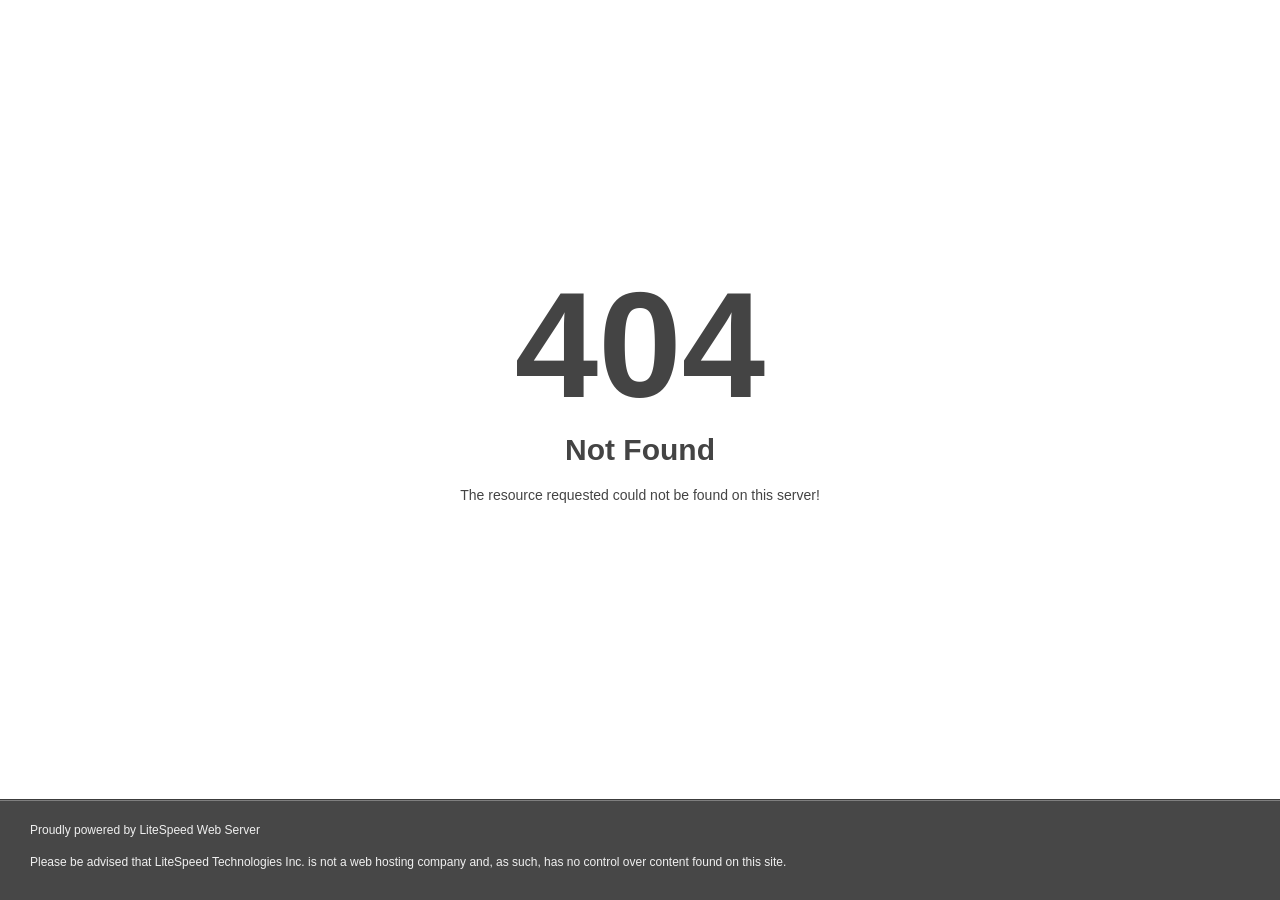
<file: img/preloader.html>
<!DOCTYPE html>
<html style="height:100%">
<head>
<meta name="viewport" content="width=device-width, initial-scale=1, shrink-to-fit=no" />
<title> 404 Not Found
</title><style>@media (prefers-color-scheme:dark){body{background-color:#000!important}}</style></head>
<body style="color: #444; margin:0;font: normal 14px/20px Arial, Helvetica, sans-serif; height:100%; background-color: #fff;">
<div style="height:auto; min-height:100%; ">     <div style="text-align: center; width:800px; margin-left: -400px; position:absolute; top: 30%; left:50%;">
        <h1 style="margin:0; font-size:150px; line-height:150px; font-weight:bold;">404</h1>
<h2 style="margin-top:20px;font-size: 30px;">Not Found
</h2>
<p>The resource requested could not be found on this server!</p>
</div></div><div style="color:#f0f0f0; font-size:12px;margin:auto;padding:0px 30px 0px 30px;position:relative;clear:both;height:100px;margin-top:-101px;background-color:#474747;border-top: 1px solid rgba(0,0,0,0.15);box-shadow: 0 1px 0 rgba(255, 255, 255, 0.3) inset;">
<br>Proudly powered by LiteSpeed Web Server<p>Please be advised that LiteSpeed Technologies Inc. is not a web hosting company and, as such, has no control over content found on this site.</p></div></body></html>
</file>
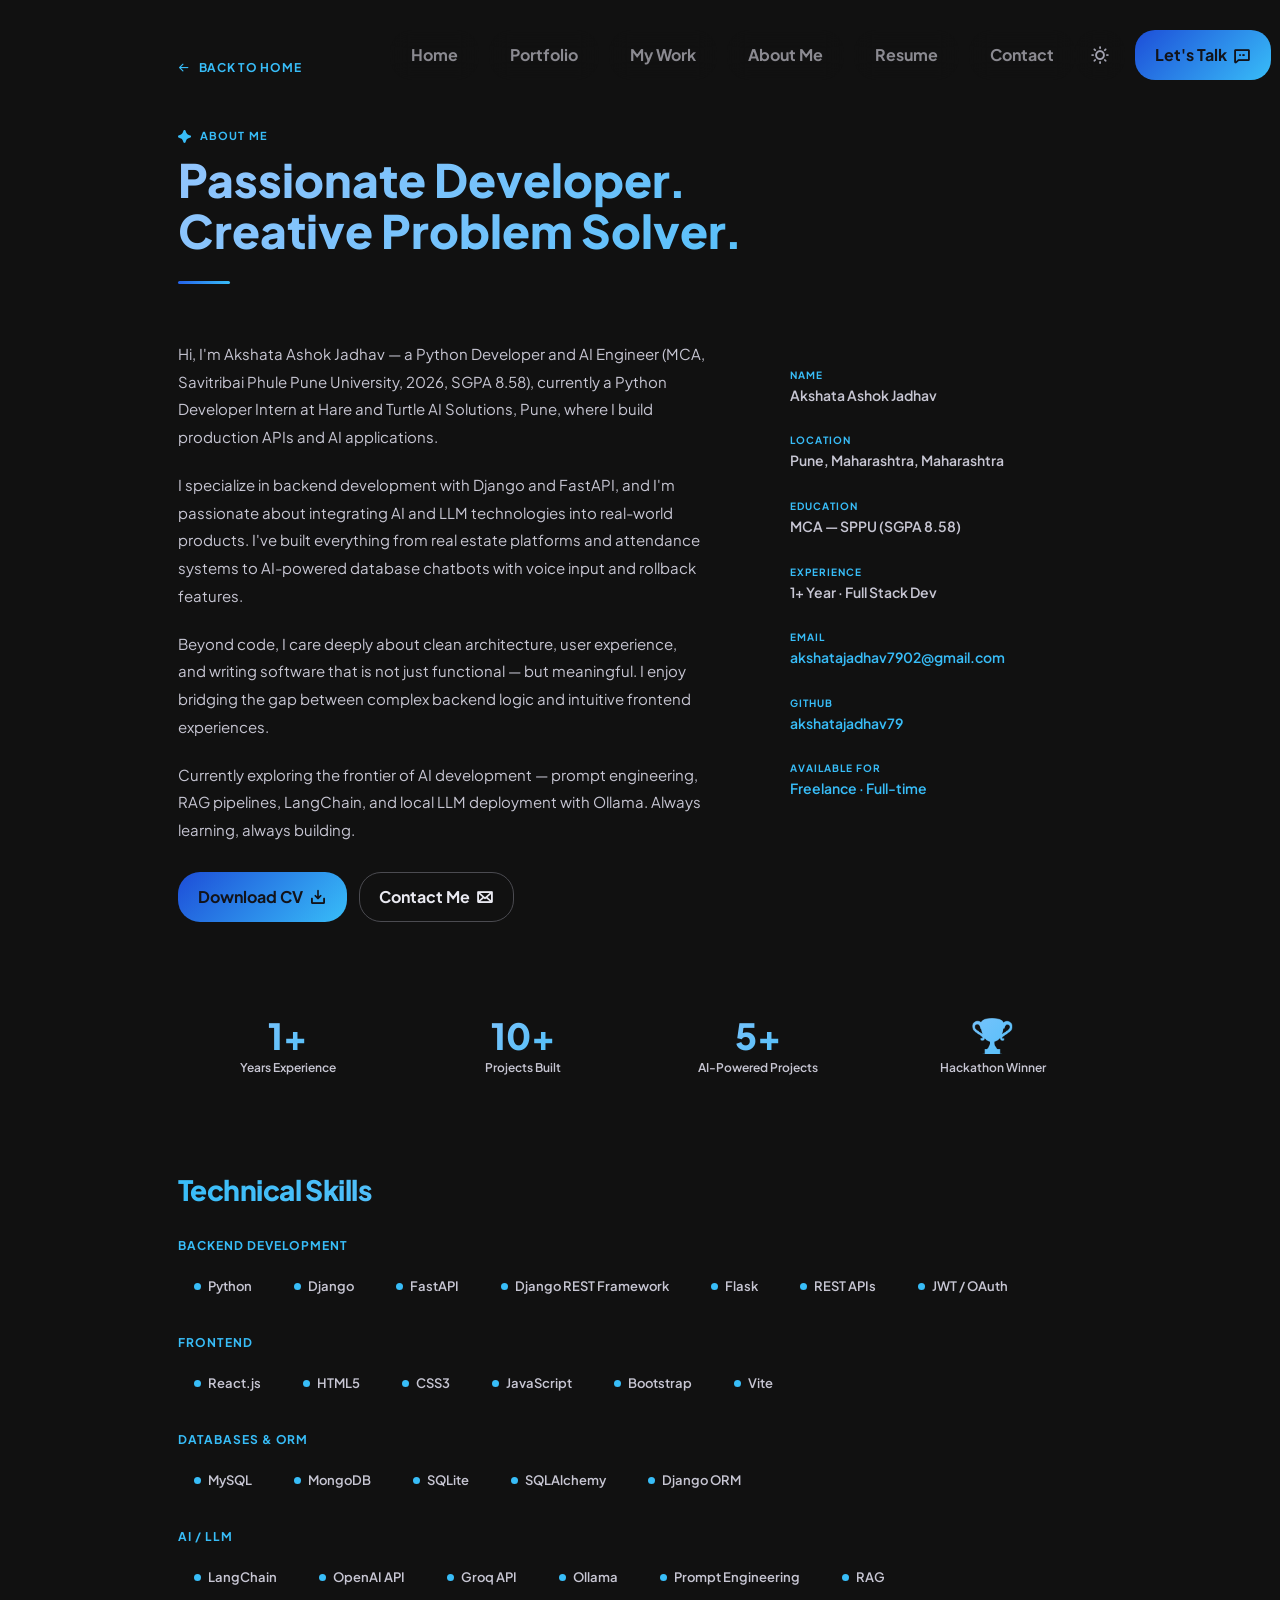
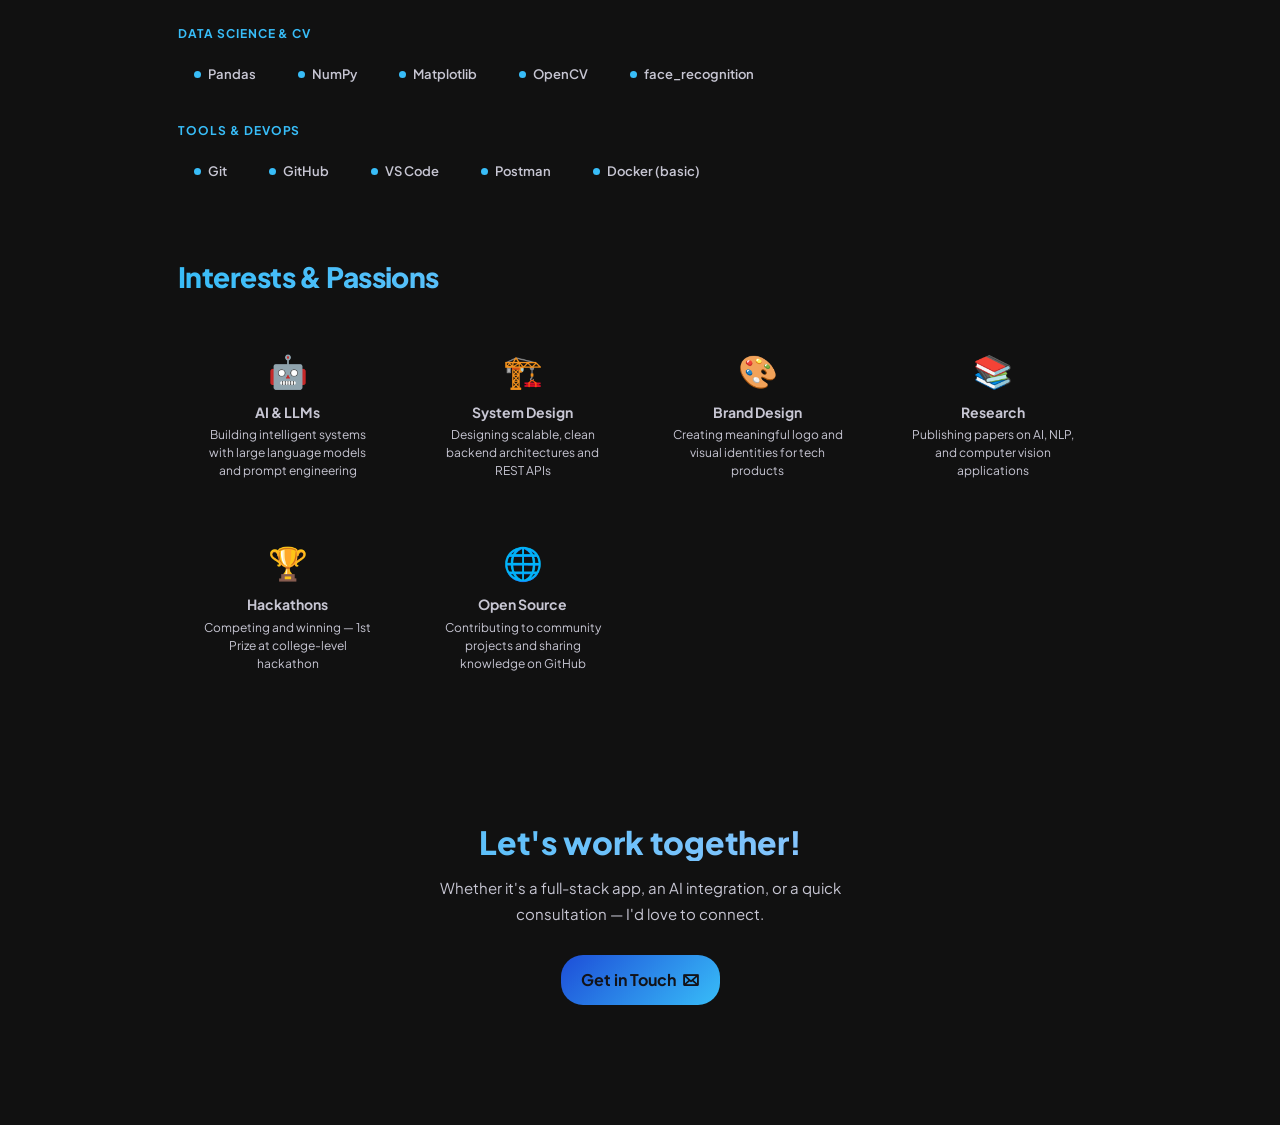
<file: pages/about.html>
<!DOCTYPE html>
<html lang="en" dir="ltr">
<head>
  <meta charset="UTF-8">
  <title>About Me — Akshata Jadhav</title>
  <meta name="viewport" content="width=device-width, initial-scale=1, maximum-scale=1">
  <link rel="stylesheet" type="text/css" href="../css/plugins.css">
  <link rel="stylesheet" type="text/css" href="../css/main.css">
  <style>
    /* ════════════════════════════════════════════════════
       BLUE GRADIENT DESIGN SYSTEM — Akshata Jadhav
       Font: Plus Jakarta Sans (Professional, Modern)
       Palette: Deep Navy · Royal Blue · Sky Blue
    ════════════════════════════════════════════════════ */

    /* ── Universal font override ─────────────────────── */
    *, body, h1,h2,h3,h4,h5,h6,p,span,a,li,button,input,textarea,select,
    .menu__link,.btn,.btn-caption,.headline__title,.headline__subtitle,
    .h2__title,.h2__subtitle,.h2__text,.h3__title,.about-descr__text,
    .resume-lines__title,.resume-lines__source,.resume-lines__descr,.resume-lines__date,
    .achievements__number,.achievements__descr,.tools-cards__caption,.teaser__text,
    .contact-lines__title,.contact-lines__text,.logo__caption p,.avatar__block h6,
    .gallery__descr h5,.small,.rounded-tag,.trigger__caption,.menu__caption,
    .pg-title,.pg-subtitle,.pg-label,.back-link,.form-label,.sec-title,
    .tl-title,.tl-org,.tl-desc,.tl-date,.sec-h h2,.tool-pill,
    .proj-title,.proj-desc,.proj-category,.filter-btn,
    .mw-section-title,.mw-section-desc,.research-title,.research-abstract,
    .info-label,.info-value,.avail-text,.avail-sub,.social-link-label,.social-link-handle,
    .stat-number,.stat-label,.skill-chip,.skill-group-label,
    .interest-title,.interest-desc,.about-card-label,.about-card-value,
    .cert-title,.cert-org,.cert-date,.cert-desc,.cert-name {
      font-family: 'Plus Jakarta Sans', sans-serif !important;
      -webkit-font-smoothing: antialiased;
    }

    /* ── Page title gradient ─────────────────────────── */
    .pg-title {
      background: linear-gradient(135deg, #93C5FD 0%, #38BDF8 100%) !important;
      -webkit-background-clip: text !important;
      -webkit-text-fill-color: transparent !important;
      background-clip: text !important;
    }

    /* ── Main headline (index) ───────────────────────── */
    .headline__title {
      font-size: clamp(36px,5.5vw,68px) !important;
      font-weight: 800 !important;
      line-height: 1.06 !important;
      letter-spacing: -0.025em !important;
      background: linear-gradient(135deg, #93C5FD 0%, #38BDF8 100%) !important;
      -webkit-background-clip: text !important;
      -webkit-text-fill-color: transparent !important;
      background-clip: text !important;
    }

    /* ── Section headings ────────────────────────────── */
    .h2__title, .mw-section-title, .sec-title {
      font-weight: 800 !important;
      letter-spacing: -0.02em !important;
    }

    /* ── Stat / achievement numbers ──────────────────── */
    .stat-number, .achievements__number {
      background: linear-gradient(135deg, #93C5FD 0%, #38BDF8 100%) !important;
      -webkit-background-clip: text !important;
      -webkit-text-fill-color: transparent !important;
      background-clip: text !important;
      font-weight: 800 !important;
    }

    /* ── Dividers ─────────────────────────────────────── */
    .pg-divider, .mw-divider {
      background: linear-gradient(90deg, #2563EB, #38BDF8) !important;
    }

    /* ── Card hover glow ─────────────────────────────── */
    .proj-card:hover, .info-card:hover, .interest-card:hover,
    .stat-card:hover, .award-card:hover, .research-card:hover {
      border-color: #2563EB !important;
      box-shadow: 0 16px 48px rgba(37,99,235,.2) !important;
    }

    /* ── Filter active ───────────────────────────────── */
    .filter-btn.active, .filter-btn:hover {
      background: linear-gradient(135deg,#1D4ED8,#38BDF8) !important;
      border-color: transparent !important;
    }

    /* ── Form focus ──────────────────────────────────── */
    .form-input:focus, .form-textarea:focus {
      border-color: #2563EB !important;
      box-shadow: 0 0 0 3px rgba(37,99,235,.15) !important;
    }

    /* ── Download bar ────────────────────────────────── */
    .dl-bar { background: linear-gradient(135deg, #1D4ED8 0%, #38BDF8 100%) !important; }
    .dl-btn { color: #1D4ED8 !important; }

    /* ── Social hover ────────────────────────────────── */
    .social-link:hover { border-color: #2563EB !important; }

    /* ── Availability dot pulse ──────────────────────── */
    .avail-dot { background: #38BDF8 !important; }
    @keyframes pulse-blue {
      0%,100%{box-shadow:0 0 0 0 rgba(56,189,248,.5)}
      50%{box-shadow:0 0 0 7px rgba(56,189,248,0)}
    }
    .avail-dot { animation: pulse-blue 2s infinite !important; }

    /* ── Icon backgrounds ────────────────────────────── */
    .research-icon, .cert-icon {
      background: linear-gradient(135deg,#1D4ED8,#38BDF8) !important;
    }

    /* ── Skill chip dot ──────────────────────────────── */
    .skill-chip-dot { background: #38BDF8 !important; }
    .skill-chip:hover { border-color: #2563EB !important; color: #2563EB !important; }
    .tool-pill:hover { border-color: #2563EB !important; color: #2563EB !important; }

    /* ── Tl score pill ───────────────────────────────── */
    .tl-score { background: rgba(37,99,235,.14) !important; color: #60A5FA !important; }

    /* ── Submit button ───────────────────────────────── */
    .submit-btn { background: linear-gradient(135deg,#1D4ED8,#38BDF8) !important; }

    /* ── Success message ─────────────────────────────── */
    .success-msg { background:#eff6ff !important; border-color:#bfdbfe !important; }
    .success-msg p { color: #1D4ED8 !important; }

    /* ── Proj thumb placeholder gradients ────────────── */
    .proj-thumb { background: linear-gradient(135deg,#1e3a8a,#2563EB) !important; }

    .pg-wrap { max-width: 980px; margin: 0 auto; padding: 56px 28px 100px; }
    .back-link { display:inline-flex;align-items:center;gap:8px;font-size:12px;font-weight:700;letter-spacing:.06em;text-transform:uppercase;color:var(--accent);text-decoration:none;margin-bottom:52px;transition:gap .2s; }
    .back-link:hover { gap:14px; }
    .pg-label { display:flex;align-items:center;gap:9px;font-size:11px;font-weight:700;letter-spacing:.1em;text-transform:uppercase;color:var(--accent);margin-bottom:10px; }
    .pg-title { font-size:clamp(28px,5vw,46px);font-weight:800;line-height:1.12;margin:0 0 14px; }
    .pg-divider { width:52px;height:3px;margin-top:24px;margin-bottom:56px;background:linear-gradient(90deg,#2563EB,#38BDF8);border-radius:4px; }

    /* Hero layout */
    .about-hero { display:grid;grid-template-columns:1fr 340px;gap:56px;margin-bottom:72px;align-items:start; }
    @media(max-width:768px){ .about-hero { grid-template-columns:1fr; } }
    .about-text p { font-size:15px;line-height:1.85;color:var(--text-2);margin-bottom:20px; }
    .about-text p:last-child { margin-bottom:0; }
    .about-card { background:var(--card);border:1px solid var(--border);border-radius:18px;padding:28px; }
    .about-card-item { padding:14px 0;border-bottom:1px solid var(--border); }
    .about-card-item:last-child { border-bottom:none;padding-bottom:0; }
    .about-card-label { font-size:10px;font-weight:700;letter-spacing:.1em;text-transform:uppercase;color:var(--accent);margin-bottom:4px; }
    .about-card-value { font-size:14px;font-weight:600; }
    .about-card-value a { color:var(--accent);text-decoration:none; }

    /* Stats */
    .stats-row { display:grid;grid-template-columns:repeat(4,1fr);gap:16px;margin-bottom:72px; }
    @media(max-width:600px){ .stats-row { grid-template-columns:repeat(2,1fr); } }
    .stat-card { background:var(--card);border:1px solid var(--border);border-radius:16px;padding:24px 20px;text-align:center;transition:border-color .25s,transform .25s; }
    .stat-card:hover { border-color:var(--accent);transform:translateY(-3px); }
    .stat-number { font-size:36px;font-weight:800;background:linear-gradient(135deg,var(--accent),var(--secondary));-webkit-background-clip:text;-webkit-text-fill-color:transparent;background-clip:text;line-height:1; }
    .stat-label { font-size:12px;color:var(--text-2);margin-top:6px;font-weight:600; }

    /* Skills section */
    .skills-section { margin-bottom:72px; }
    .sec-title { font-size:clamp(20px,3vw,28px);font-weight:800;margin:0 0 32px; }
    .skill-group { margin-bottom:32px; }
    .skill-group-label { font-size:12px;font-weight:700;letter-spacing:.08em;text-transform:uppercase;color:var(--accent);margin-bottom:14px; }
    .skill-chips { display:flex;flex-wrap:wrap;gap:10px; }
    .skill-chip { display:inline-flex;align-items:center;gap:7px;font-size:13px;font-weight:600;padding:8px 16px;border-radius:25px;border:1px solid var(--border);background:var(--card);transition:all .2s; }
    .skill-chip:hover { border-color:var(--accent);color:var(--accent); }
    .skill-chip-dot { width:7px;height:7px;border-radius:50%;background:var(--accent);flex-shrink:0; }

    /* Interests */
    .interests-grid { display:grid;grid-template-columns:repeat(auto-fill,minmax(200px,1fr));gap:16px;margin-bottom:72px; }
    .interest-card { background:var(--card);border:1px solid var(--border);border-radius:14px;padding:22px;text-align:center;transition:border-color .25s,transform .25s; }
    .interest-card:hover { border-color:var(--accent);transform:translateY(-3px); }
    .interest-icon { font-size:32px;margin-bottom:10px; }
    .interest-title { font-size:14px;font-weight:700;margin-bottom:4px; }
    .interest-desc { font-size:12px;color:var(--text-2);line-height:1.5; }
  </style>

  <!-- Google Fonts — Plus Jakarta Sans -->
  <link rel="preconnect" href="https://fonts.googleapis.com">
  <link rel="preconnect" href="https://fonts.gstatic.com" crossorigin>
  <link href="https://fonts.googleapis.com/css2?family=Plus+Jakarta+Sans:ital,wght@0,300;0,400;0,500;0,600;0,700;0,800;1,400&display=swap" rel="stylesheet">
</head>
<body>
  <header id="header" class="header d-flex justify-content-between">
    <div class="header__navigation">
      <nav id="menu" class="menu">
        <ul class="menu__list d-flex justify-content-start">
          <li class="menu__item"><a class="menu__link btn" href="../index.html"><span class="menu__caption">Home</span><i class="ph-bold ph-house-simple"></i></a></li>
          <li class="menu__item"><a class="menu__link btn" href="portfolio.html"><span class="menu__caption">Portfolio</span><i class="ph-bold ph-squares-four"></i></a></li>
          <li class="menu__item"><a class="menu__link btn" href="my_work.html"><span class="menu__caption">My Work</span><i class="ph-bold ph-briefcase"></i></a></li>
          <li class="menu__item menu__item--active"><a class="menu__link btn" href="about.html"><span class="menu__caption">About Me</span><i class="ph-bold ph-user"></i></a></li>
          <li class="menu__item"><a class="menu__link btn" href="resume.html"><span class="menu__caption">Resume</span><i class="ph-bold ph-article"></i></a></li>
          <li class="menu__item"><a class="menu__link btn" href="contact.html"><span class="menu__caption">Contact</span><i class="ph-bold ph-envelope"></i></a></li>
        </ul>
      </nav>
    </div>
    <div class="header__controls d-flex justify-content-end">
      <button id="color-switcher" class="color-switcher header__switcher btn" type="button" role="switch" aria-label="light/dark mode" aria-checked="true"></button>
      <a class="header__trigger btn" href="mailto:akshatajadhav7902@gmail.com?subject=Message%20from%20your%20site"><span class="trigger__caption">Let's Talk</span><i class="ph-bold ph-chat-dots"></i></a>
    </div>
  </header>

  <div class="pg-wrap">
    <a class="back-link" href="../index.html"><i class="ph-bold ph-arrow-left"></i> Back to Home</a>

    <p class="pg-label">
      <svg xmlns="http://www.w3.org/2000/svg" width="13" height="13" viewBox="0 0 13 13" fill="currentColor"><path d="M5.6,12.6c-0.5-0.8-0.7-2.4-1.7-3.5c-1-1-2.7-1.2-3.5-1.7C-0.1,7-0.1,6,0.4,5.6c0.8-0.5,2.3-0.6,3.5-1.8C5,2.8,5.1,1.2,5.6,0.4C6-0.1,7-0.1,7.4,0.4c0.5,0.8,0.7,2.4,1.8,3.5c1.2,1.2,2.6,1.2,3.5,1.7c0.6,0.4,0.6,1.4,0,1.7C11.8,7.9,10.2,8,9.1,9.1c-1,1-1.2,2.7-1.7,3.5C7,13.1,6,13.1,5.6,12.6z"/></svg>
      About Me
    </p>
    <h1 class="pg-title">Passionate Developer.<br>Creative Problem Solver.</h1>
    <div class="pg-divider"></div>

    <!-- Hero -->
    <div class="about-hero">
      <div class="about-text">
        <p>Hi, I'm <strong>Akshata Ashok Jadhav</strong> — a Python Developer and AI Engineer (MCA, Savitribai Phule Pune University, 2026, SGPA 8.58), currently a Python Developer Intern at Hare and Turtle AI Solutions, Pune, where I build production APIs and AI applications.</p>
        <p>I specialize in backend development with Django and FastAPI, and I'm passionate about integrating AI and LLM technologies into real-world products. I've built everything from real estate platforms and attendance systems to AI-powered database chatbots with voice input and rollback features.</p>
        <p>Beyond code, I care deeply about clean architecture, user experience, and writing software that is not just functional — but meaningful. I enjoy bridging the gap between complex backend logic and intuitive frontend experiences.</p>
        <p>Currently exploring the frontier of AI development — prompt engineering, RAG pipelines, LangChain, and local LLM deployment with Ollama. Always learning, always building.</p>
        <div style="margin-top:28px;display:flex;gap:12px;flex-wrap:wrap;">
          <a class="btn btn-default btn-hover btn-hover-accent" href="../img/Akshata_Jadhav_Resume.pdf" download><span class="btn-caption">Download CV</span><i class="ph-bold ph-download-simple"></i></a>
          <a class="btn btn-default btn-hover btn-hover-outline" href="contact.html"><span class="btn-caption">Contact Me</span><i class="ph-bold ph-envelope"></i></a>
        </div>
      </div>
      <div>
        <div class="about-card">
          <div class="about-card-item" style="padding-top:0;">
            <p class="about-card-label">Name</p>
            <p class="about-card-value">Akshata Ashok Jadhav</p>
          </div>
          <div class="about-card-item">
            <p class="about-card-label">Location</p>
            <p class="about-card-value">Pune, Maharashtra, Maharashtra</p>
          </div>
          <div class="about-card-item">
            <p class="about-card-label">Education</p>
            <p class="about-card-value">MCA — SPPU (SGPA 8.58)</p>
          </div>
          <div class="about-card-item">
            <p class="about-card-label">Experience</p>
            <p class="about-card-value">1+ Year · Full Stack Dev</p>
          </div>
          <div class="about-card-item">
            <p class="about-card-label">Email</p>
            <p class="about-card-value"><a href="mailto:akshatajadhav7902@gmail.com">akshatajadhav7902@gmail.com</a></p>
          </div>
          <div class="about-card-item">
            <p class="about-card-label">GitHub</p>
            <p class="about-card-value"><a href="https://github.com/akshatajadhav79" target="_blank">akshatajadhav79</a></p>
          </div>
          <div class="about-card-item">
            <p class="about-card-label">Available for</p>
            <p class="about-card-value" style="color:var(--accent);">Freelance · Full-time</p>
          </div>
        </div>
      </div>
    </div>

    <!-- Stats -->
    <div class="stats-row">
      <div class="stat-card"><div class="stat-number">1+</div><div class="stat-label">Years Experience</div></div>
      <div class="stat-card"><div class="stat-number">10+</div><div class="stat-label">Projects Built</div></div>
      <div class="stat-card"><div class="stat-number">5+</div><div class="stat-label">AI-Powered Projects</div></div>
      <div class="stat-card"><div class="stat-number">🏆</div><div class="stat-label">Hackathon Winner</div></div>
    </div>

    <!-- Skills -->
    <div class="skills-section">
      <h2 class="sec-title">Technical Skills</h2>

      <div class="skill-group">
        <p class="skill-group-label">Backend Development</p>
        <div class="skill-chips">
          <span class="skill-chip"><span class="skill-chip-dot"></span>Python</span>
          <span class="skill-chip"><span class="skill-chip-dot"></span>Django</span>
          <span class="skill-chip"><span class="skill-chip-dot"></span>FastAPI</span>
          <span class="skill-chip"><span class="skill-chip-dot"></span>Django REST Framework</span>
          <span class="skill-chip"><span class="skill-chip-dot"></span>Flask</span>
          <span class="skill-chip"><span class="skill-chip-dot"></span>REST APIs</span>
          <span class="skill-chip"><span class="skill-chip-dot"></span>JWT / OAuth</span>
        </div>
      </div>

      <div class="skill-group">
        <p class="skill-group-label">Frontend</p>
        <div class="skill-chips">
          <span class="skill-chip"><span class="skill-chip-dot"></span>React.js</span>
          <span class="skill-chip"><span class="skill-chip-dot"></span>HTML5</span>
          <span class="skill-chip"><span class="skill-chip-dot"></span>CSS3</span>
          <span class="skill-chip"><span class="skill-chip-dot"></span>JavaScript</span>
          <span class="skill-chip"><span class="skill-chip-dot"></span>Bootstrap</span>
          <span class="skill-chip"><span class="skill-chip-dot"></span>Vite</span>
        </div>
      </div>

      <div class="skill-group">
        <p class="skill-group-label">Databases & ORM</p>
        <div class="skill-chips">
          <span class="skill-chip"><span class="skill-chip-dot"></span>MySQL</span>
          <span class="skill-chip"><span class="skill-chip-dot"></span>MongoDB</span>
          <span class="skill-chip"><span class="skill-chip-dot"></span>SQLite</span>
          <span class="skill-chip"><span class="skill-chip-dot"></span>SQLAlchemy</span>
          <span class="skill-chip"><span class="skill-chip-dot"></span>Django ORM</span>
        </div>
      </div>

      <div class="skill-group">
        <p class="skill-group-label">AI / LLM</p>
        <div class="skill-chips">
          <span class="skill-chip"><span class="skill-chip-dot"></span>LangChain</span>
          <span class="skill-chip"><span class="skill-chip-dot"></span>OpenAI API</span>
          <span class="skill-chip"><span class="skill-chip-dot"></span>Groq API</span>
          <span class="skill-chip"><span class="skill-chip-dot"></span>Ollama</span>
          <span class="skill-chip"><span class="skill-chip-dot"></span>Prompt Engineering</span>
          <span class="skill-chip"><span class="skill-chip-dot"></span>RAG</span>
        </div>
      </div>

      <div class="skill-group">
        <p class="skill-group-label">Data Science & CV</p>
        <div class="skill-chips">
          <span class="skill-chip"><span class="skill-chip-dot"></span>Pandas</span>
          <span class="skill-chip"><span class="skill-chip-dot"></span>NumPy</span>
          <span class="skill-chip"><span class="skill-chip-dot"></span>Matplotlib</span>
          <span class="skill-chip"><span class="skill-chip-dot"></span>OpenCV</span>
          <span class="skill-chip"><span class="skill-chip-dot"></span>face_recognition</span>
        </div>
      </div>

      <div class="skill-group">
        <p class="skill-group-label">Tools & DevOps</p>
        <div class="skill-chips">
          <span class="skill-chip"><span class="skill-chip-dot"></span>Git</span>
          <span class="skill-chip"><span class="skill-chip-dot"></span>GitHub</span>
          <span class="skill-chip"><span class="skill-chip-dot"></span>VS Code</span>
          <span class="skill-chip"><span class="skill-chip-dot"></span>Postman</span>
          <span class="skill-chip"><span class="skill-chip-dot"></span>Docker (basic)</span>
        </div>
      </div>
    </div>

    <!-- Interests -->
    <h2 class="sec-title">Interests &amp; Passions</h2>
    <div class="interests-grid">
      <div class="interest-card">
        <div class="interest-icon">🤖</div>
        <div class="interest-title">AI & LLMs</div>
        <div class="interest-desc">Building intelligent systems with large language models and prompt engineering</div>
      </div>
      <div class="interest-card">
        <div class="interest-icon">🏗️</div>
        <div class="interest-title">System Design</div>
        <div class="interest-desc">Designing scalable, clean backend architectures and REST APIs</div>
      </div>
      <div class="interest-card">
        <div class="interest-icon">🎨</div>
        <div class="interest-title">Brand Design</div>
        <div class="interest-desc">Creating meaningful logo and visual identities for tech products</div>
      </div>
      <div class="interest-card">
        <div class="interest-icon">📚</div>
        <div class="interest-title">Research</div>
        <div class="interest-desc">Publishing papers on AI, NLP, and computer vision applications</div>
      </div>
      <div class="interest-card">
        <div class="interest-icon">🏆</div>
        <div class="interest-title">Hackathons</div>
        <div class="interest-desc">Competing and winning — 1st Prize at college-level hackathon</div>
      </div>
      <div class="interest-card">
        <div class="interest-icon">🌐</div>
        <div class="interest-title">Open Source</div>
        <div class="interest-desc">Contributing to community projects and sharing knowledge on GitHub</div>
      </div>
    </div>

    <!-- CTA -->
    <div style="text-align:center;padding:56px 0 20px;">
      <center>
      <h2 style="font-size:clamp(22px,4vw,32px);font-weight:800;margin:0 0 14px;">Let's work together!</h2></center>
      <p style="color:var(--text-2);font-size:15px;max-width:440px;margin:0 auto 28px;line-height:1.75;">Whether it's a full-stack app, an AI integration, or a quick consultation — I'd love to connect.</p>
      <a class="btn btn-default btn-hover btn-hover-accent" href="contact.html"><span class="btn-caption">Get in Touch</span><i class="ph-bold ph-envelope"></i></a>
    </div>
  </div>

  <script src="../js/libs.min.js"></script>
  <script src="../js/app.js"></script>
</body>
</html>
</file>
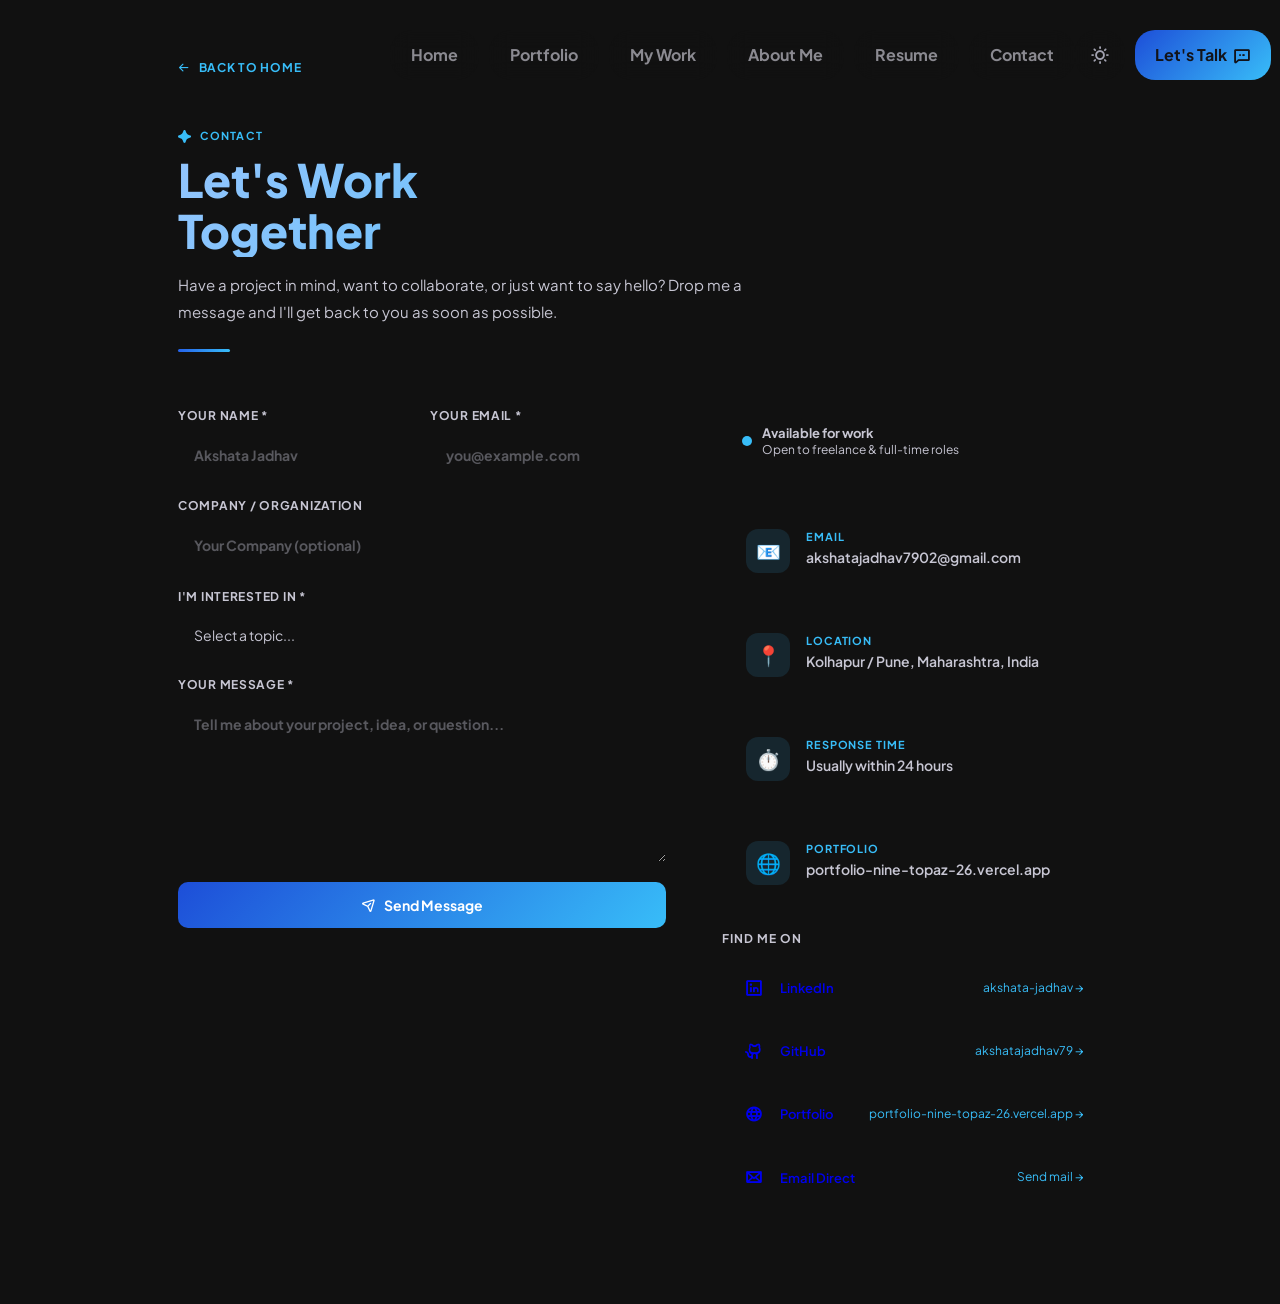
<file: pages/contact.html>
<!DOCTYPE html>
<html lang="en" dir="ltr">
<head>
  <meta charset="UTF-8">
  <title>Contact — Akshata Jadhav</title>
  <meta name="viewport" content="width=device-width, initial-scale=1, maximum-scale=1">
  <link rel="stylesheet" type="text/css" href="../css/plugins.css">
  <link rel="stylesheet" type="text/css" href="../css/main.css">
  <style>
    /* ════════════════════════════════════════════════════
       BLUE GRADIENT DESIGN SYSTEM — Akshata Jadhav
       Font: Plus Jakarta Sans (Professional, Modern)
       Palette: Deep Navy · Royal Blue · Sky Blue
    ════════════════════════════════════════════════════ */

    /* ── Universal font override ─────────────────────── */
    *, body, h1,h2,h3,h4,h5,h6,p,span,a,li,button,input,textarea,select,
    .menu__link,.btn,.btn-caption,.headline__title,.headline__subtitle,
    .h2__title,.h2__subtitle,.h2__text,.h3__title,.about-descr__text,
    .resume-lines__title,.resume-lines__source,.resume-lines__descr,.resume-lines__date,
    .achievements__number,.achievements__descr,.tools-cards__caption,.teaser__text,
    .contact-lines__title,.contact-lines__text,.logo__caption p,.avatar__block h6,
    .gallery__descr h5,.small,.rounded-tag,.trigger__caption,.menu__caption,
    .pg-title,.pg-subtitle,.pg-label,.back-link,.form-label,.sec-title,
    .tl-title,.tl-org,.tl-desc,.tl-date,.sec-h h2,.tool-pill,
    .proj-title,.proj-desc,.proj-category,.filter-btn,
    .mw-section-title,.mw-section-desc,.research-title,.research-abstract,
    .info-label,.info-value,.avail-text,.avail-sub,.social-link-label,.social-link-handle,
    .stat-number,.stat-label,.skill-chip,.skill-group-label,
    .interest-title,.interest-desc,.about-card-label,.about-card-value,
    .cert-title,.cert-org,.cert-date,.cert-desc,.cert-name {
      font-family: 'Plus Jakarta Sans', sans-serif !important;
      -webkit-font-smoothing: antialiased;
    }

    /* ── Page title gradient ─────────────────────────── */
    .pg-title {
      background: linear-gradient(135deg, #93C5FD 0%, #38BDF8 100%) !important;
      -webkit-background-clip: text !important;
      -webkit-text-fill-color: transparent !important;
      background-clip: text !important;
    }

    /* ── Main headline (index) ───────────────────────── */
    .headline__title {
      font-size: clamp(36px,5.5vw,68px) !important;
      font-weight: 800 !important;
      line-height: 1.06 !important;
      letter-spacing: -0.025em !important;
      background: linear-gradient(135deg, #93C5FD 0%, #38BDF8 100%) !important;
      -webkit-background-clip: text !important;
      -webkit-text-fill-color: transparent !important;
      background-clip: text !important;
    }

    /* ── Section headings ────────────────────────────── */
    .h2__title, .mw-section-title, .sec-title {
      font-weight: 800 !important;
      letter-spacing: -0.02em !important;
    }

    /* ── Stat / achievement numbers ──────────────────── */
    .stat-number, .achievements__number {
      background: linear-gradient(135deg, #93C5FD 0%, #38BDF8 100%) !important;
      -webkit-background-clip: text !important;
      -webkit-text-fill-color: transparent !important;
      background-clip: text !important;
      font-weight: 800 !important;
    }

    /* ── Dividers ─────────────────────────────────────── */
    .pg-divider, .mw-divider {
      background: linear-gradient(90deg, #2563EB, #38BDF8) !important;
    }

    /* ── Card hover glow ─────────────────────────────── */
    .proj-card:hover, .info-card:hover, .interest-card:hover,
    .stat-card:hover, .award-card:hover, .research-card:hover {
      border-color: #2563EB !important;
      box-shadow: 0 16px 48px rgba(37,99,235,.2) !important;
    }

    /* ── Filter active ───────────────────────────────── */
    .filter-btn.active, .filter-btn:hover {
      background: linear-gradient(135deg,#1D4ED8,#38BDF8) !important;
      border-color: transparent !important;
    }

    /* ── Form focus ──────────────────────────────────── */
    .form-input:focus, .form-textarea:focus {
      border-color: #2563EB !important;
      box-shadow: 0 0 0 3px rgba(37,99,235,.15) !important;
    }

    /* ── Download bar ────────────────────────────────── */
    .dl-bar { background: linear-gradient(135deg, #1D4ED8 0%, #38BDF8 100%) !important; }
    .dl-btn { color: #1D4ED8 !important; }

    /* ── Social hover ────────────────────────────────── */
    .social-link:hover { border-color: #2563EB !important; }

    /* ── Availability dot pulse ──────────────────────── */
    .avail-dot { background: #38BDF8 !important; }
    @keyframes pulse-blue {
      0%,100%{box-shadow:0 0 0 0 rgba(56,189,248,.5)}
      50%{box-shadow:0 0 0 7px rgba(56,189,248,0)}
    }
    .avail-dot { animation: pulse-blue 2s infinite !important; }

    /* ── Icon backgrounds ────────────────────────────── */
    .research-icon, .cert-icon {
      background: linear-gradient(135deg,#1D4ED8,#38BDF8) !important;
    }

    /* ── Skill chip dot ──────────────────────────────── */
    .skill-chip-dot { background: #38BDF8 !important; }
    .skill-chip:hover { border-color: #2563EB !important; color: #2563EB !important; }
    .tool-pill:hover { border-color: #2563EB !important; color: #2563EB !important; }

    /* ── Tl score pill ───────────────────────────────── */
    .tl-score { background: rgba(37,99,235,.14) !important; color: #60A5FA !important; }

    /* ── Submit button ───────────────────────────────── */
    .submit-btn { background: linear-gradient(135deg,#1D4ED8,#38BDF8) !important; }

    /* ── Success message ─────────────────────────────── */
    .success-msg { background:#eff6ff !important; border-color:#bfdbfe !important; }
    .success-msg p { color: #1D4ED8 !important; }

    /* ── Proj thumb placeholder gradients ────────────── */
    .proj-thumb { background: linear-gradient(135deg,#1e3a8a,#2563EB) !important; }

    .pg-wrap { max-width: 980px; margin: 0 auto; padding: 56px 28px 100px; }
    .back-link { display:inline-flex;align-items:center;gap:8px;font-size:12px;font-weight:700;letter-spacing:.06em;text-transform:uppercase;color:var(--accent);text-decoration:none;margin-bottom:52px;transition:gap .2s; }
    .back-link:hover { gap:14px; }
    .pg-label { display:flex;align-items:center;gap:9px;font-size:11px;font-weight:700;letter-spacing:.1em;text-transform:uppercase;color:var(--accent);margin-bottom:10px; }
    .pg-title { font-size:clamp(28px,5vw,46px);font-weight:800;line-height:1.12;margin:0 0 14px; }
    .pg-subtitle { font-size:15px;line-height:1.8;color:var(--text-2);max-width:580px; }
    .pg-divider { width:52px;height:3px;margin-top:24px;margin-bottom:56px;background:linear-gradient(90deg,#2563EB,#38BDF8);border-radius:4px; }

    /* Layout */
    .contact-layout { display:grid;grid-template-columns:1fr 380px;gap:56px;align-items:start; }
    @media(max-width:768px){ .contact-layout { grid-template-columns:1fr; } }

    /* Form */
    .contact-form-wrap {}
    .form-row { display:grid;grid-template-columns:1fr 1fr;gap:16px; }
    @media(max-width:500px){ .form-row { grid-template-columns:1fr; } }
    .form-group { margin-bottom:20px; }
    .form-label { display:block;font-size:12px;font-weight:700;letter-spacing:.06em;text-transform:uppercase;color:var(--text-2);margin-bottom:8px; }
    .form-input, .form-textarea {
      width:100%; padding:13px 16px; font-size:14px;
      background:var(--card); border:1px solid var(--border);
      border-radius:10px; color:var(--text);
      font-family:inherit; transition:border-color .2s;
      box-sizing:border-box;
    }
    .form-input:focus, .form-textarea:focus { outline:none; border-color:var(--accent); }
    .form-textarea { min-height:140px; resize:vertical; }
    .form-select { appearance:none; cursor:pointer; }
    .submit-btn { width:100%; padding:14px; font-size:14px;font-weight:700; background:var(--accent);color:#fff;border:none;border-radius:10px;cursor:pointer;transition:opacity .2s,transform .2s;font-family:inherit;display:flex;align-items:center;justify-content:center;gap:8px; }
    .submit-btn:hover { opacity:.88;transform:translateY(-1px); }
    .success-msg { background:#eff6ff;border:1px solid #bfdbfe;border-radius:12px;padding:20px;text-align:center;display:none; }
    .success-msg p { color:#1D4ED8;font-weight:600;margin:0; }

    /* Sidebar info */
    .contact-info { display:flex;flex-direction:column;gap:16px; }
    .info-card { background:var(--card);border:1px solid var(--border);border-radius:16px;padding:22px 24px;display:flex;align-items:flex-start;gap:16px;transition:border-color .25s,transform .25s; }
    .info-card:hover { border-color:var(--accent);transform:translateY(-2px); }
    .info-icon { width:44px;height:44px;border-radius:12px;background:color-mix(in srgb,var(--accent) 12%,transparent);display:flex;align-items:center;justify-content:center;font-size:20px;flex-shrink:0; }
    .info-label { font-size:11px;font-weight:700;letter-spacing:.08em;text-transform:uppercase;color:var(--accent);margin-bottom:4px; }
    .info-value { font-size:14px;font-weight:600; }
    .info-value a { color:var(--text);text-decoration:none; }
    .info-value a:hover { color:var(--accent); }

    /* Socials */
    .socials-section { margin-top:8px; }
    .socials-title { font-size:12px;font-weight:700;letter-spacing:.08em;text-transform:uppercase;color:var(--text-2);margin-bottom:14px; }
    .socials-row { display:flex;flex-direction:column;gap:10px; }
    .social-link { display:flex;align-items:center;gap:12px;padding:14px 18px;background:var(--card);border:1px solid var(--border);border-radius:12px;text-decoration:none;transition:all .2s; }
    .social-link:hover { border-color:var(--accent);transform:translateX(4px); }
    .social-link-icon { font-size:18px;width:28px;text-align:center; }
    .social-link-label { font-size:13px;font-weight:600;color:var(--text); }
    .social-link-handle { font-size:12px;color:var(--accent);margin-left:auto; }

    /* Availability badge */
    .avail-badge { display:flex;align-items:center;gap:10px;background:var(--card);border:1px solid var(--border);border-radius:14px;padding:16px 20px;margin-bottom:16px; }
    .avail-dot { width:10px;height:10px;border-radius:50%;background:#38BDF8;flex-shrink:0;animation:pulse-green 2s infinite; }
    @keyframes pulse-green { 0%,100%{box-shadow:0 0 0 0 rgba(56,189,248,.4)} 50%{box-shadow:0 0 0 6px rgba(56,189,248,0)} }
    .avail-text { font-size:13px;font-weight:700; }
    .avail-sub { font-size:12px;color:var(--text-2); }
  </style>

  <!-- Google Fonts — Plus Jakarta Sans -->
  <link rel="preconnect" href="https://fonts.googleapis.com">
  <link rel="preconnect" href="https://fonts.gstatic.com" crossorigin>
  <link href="https://fonts.googleapis.com/css2?family=Plus+Jakarta+Sans:ital,wght@0,300;0,400;0,500;0,600;0,700;0,800;1,400&display=swap" rel="stylesheet">
</head>
<body>
  <header id="header" class="header d-flex justify-content-between">
    <div class="header__navigation">
      <nav id="menu" class="menu">
        <ul class="menu__list d-flex justify-content-start">
          <li class="menu__item"><a class="menu__link btn" href="../index.html"><span class="menu__caption">Home</span><i class="ph-bold ph-house-simple"></i></a></li>
          <li class="menu__item"><a class="menu__link btn" href="portfolio.html"><span class="menu__caption">Portfolio</span><i class="ph-bold ph-squares-four"></i></a></li>
          <li class="menu__item"><a class="menu__link btn" href="my_work.html"><span class="menu__caption">My Work</span><i class="ph-bold ph-briefcase"></i></a></li>
          <li class="menu__item"><a class="menu__link btn" href="about.html"><span class="menu__caption">About Me</span><i class="ph-bold ph-user"></i></a></li>
          <li class="menu__item"><a class="menu__link btn" href="resume.html"><span class="menu__caption">Resume</span><i class="ph-bold ph-article"></i></a></li>
          <li class="menu__item menu__item--active"><a class="menu__link btn" href="contact.html"><span class="menu__caption">Contact</span><i class="ph-bold ph-envelope"></i></a></li>
        </ul>
      </nav>
    </div>
    <div class="header__controls d-flex justify-content-end">
      <button id="color-switcher" class="color-switcher header__switcher btn" type="button" role="switch" aria-label="light/dark mode" aria-checked="true"></button>
      <a class="header__trigger btn" href="mailto:akshatajadhav7902@gmail.com?subject=Message%20from%20your%20site"><span class="trigger__caption">Let's Talk</span><i class="ph-bold ph-chat-dots"></i></a>
    </div>
  </header>

  <div class="pg-wrap">
    <a class="back-link" href="../index.html"><i class="ph-bold ph-arrow-left"></i> Back to Home</a>

    <p class="pg-label">
      <svg xmlns="http://www.w3.org/2000/svg" width="13" height="13" viewBox="0 0 13 13" fill="currentColor"><path d="M5.6,12.6c-0.5-0.8-0.7-2.4-1.7-3.5c-1-1-2.7-1.2-3.5-1.7C-0.1,7-0.1,6,0.4,5.6c0.8-0.5,2.3-0.6,3.5-1.8C5,2.8,5.1,1.2,5.6,0.4C6-0.1,7-0.1,7.4,0.4c0.5,0.8,0.7,2.4,1.8,3.5c1.2,1.2,2.6,1.2,3.5,1.7c0.6,0.4,0.6,1.4,0,1.7C11.8,7.9,10.2,8,9.1,9.1c-1,1-1.2,2.7-1.7,3.5C7,13.1,6,13.1,5.6,12.6z"/></svg>
      Contact
    </p>
    <h1 class="pg-title">Let's Work<br>Together</h1>
    <p class="pg-subtitle">Have a project in mind, want to collaborate, or just want to say hello? Drop me a message and I'll get back to you as soon as possible.</p>
    <div class="pg-divider"></div>

    <div class="contact-layout">

      <!-- Form -->
      <div class="contact-form-wrap">
        <div class="success-msg" id="successMsg">
          <p>🎉 Thanks for your message! I'll get back to you within 24 hours.</p>
        </div>
        <form id="contactForm" onsubmit="handleSubmit(event)">
          <div class="form-row">
            <div class="form-group">
              <label class="form-label">Your Name *</label>
              <input class="form-input" type="text" placeholder="Akshata Jadhav" required>
            </div>
            <div class="form-group">
              <label class="form-label">Your Email *</label>
              <input class="form-input" type="email" placeholder="you@example.com" required>
            </div>
          </div>
          <div class="form-group">
            <label class="form-label">Company / Organization</label>
            <input class="form-input" type="text" placeholder="Your Company (optional)">
          </div>
          <div class="form-group">
            <label class="form-label">I'm interested in *</label>
            <select class="form-input form-select" required>
              <option value="">Select a topic...</option>
              <option>Full Stack Development</option>
              <option>AI / LLM Integration</option>
              <option>Python / Django Project</option>
              <option>React Frontend</option>
              <option>Logo / Brand Design</option>
              <option>Research Collaboration</option>
              <option>Job / Internship Opportunity</option>
              <option>Just saying hello 👋</option>
            </select>
          </div>
          <div class="form-group">
            <label class="form-label">Your Message *</label>
            <textarea class="form-textarea" placeholder="Tell me about your project, idea, or question..." required></textarea>
          </div>
          <button class="submit-btn" type="submit">
            <i class="ph-bold ph-paper-plane-tilt"></i>
            Send Message
          </button>
        </form>
      </div>

      <!-- Sidebar -->
      <div class="contact-info">

        <!-- Availability -->
        <div class="avail-badge">
          <span class="avail-dot"></span>
          <div>
            <div class="avail-text">Available for work</div>
            <div class="avail-sub">Open to freelance &amp; full-time roles</div>
          </div>
        </div>

        <!-- Contact cards -->
        <div class="info-card">
          <div class="info-icon">📧</div>
          <div>
            <p class="info-label">Email</p>
            <p class="info-value"><a href="mailto:akshatajadhav7902@gmail.com">akshatajadhav7902@gmail.com</a></p>
          </div>
        </div>
        <div class="info-card">
          <div class="info-icon">📍</div>
          <div>
            <p class="info-label">Location</p>
            <p class="info-value">Kolhapur / Pune, Maharashtra, India</p>
          </div>
        </div>
        <div class="info-card">
          <div class="info-icon">⏱️</div>
          <div>
            <p class="info-label">Response Time</p>
            <p class="info-value">Usually within 24 hours</p>
          </div>
        </div>
        <div class="info-card">
          <div class="info-icon">🌐</div>
          <div>
            <p class="info-label">Portfolio</p>
            <p class="info-value"><a href="https://portfolio-nine-topaz-26.vercel.app/" target="_blank">portfolio-nine-topaz-26.vercel.app</a></p>
          </div>
        </div>

        <!-- Socials -->
        <div class="socials-section">
          <p class="socials-title">Find me on</p>
          <div class="socials-row">
            <a class="social-link" href="https://www.linkedin.com/in/akshata-jadhav-782679255" target="_blank">
              <span class="social-link-icon"><i class="ph-bold ph-linkedin-logo"></i></span>
              <span class="social-link-label">LinkedIn</span>
              <span class="social-link-handle">akshata-jadhav →</span>
            </a>
            <a class="social-link" href="https://github.com/akshatajadhav79" target="_blank">
              <span class="social-link-icon"><i class="ph-bold ph-github-logo"></i></span>
              <span class="social-link-label">GitHub</span>
              <span class="social-link-handle">akshatajadhav79 →</span>
            </a>
            <a class="social-link" href="https://portfolio-nine-topaz-26.vercel.app/" target="_blank">
              <span class="social-link-icon"><i class="ph-bold ph-globe"></i></span>
              <span class="social-link-label">Portfolio</span>
              <span class="social-link-handle">portfolio-nine-topaz-26.vercel.app →</span>
            </a>
            <a class="social-link" href="mailto:akshatajadhav7902@gmail.com">
              <span class="social-link-icon"><i class="ph-bold ph-envelope"></i></span>
              <span class="social-link-label">Email Direct</span>
              <span class="social-link-handle">Send mail →</span>
            </a>
          </div>
        </div>

      </div>
    </div>
  </div>

  <script src="../js/libs.min.js"></script>
  <script src="../js/app.js"></script>
  <script>
    function handleSubmit(e) {
      e.preventDefault();
      // Replace with your actual form handler (Formspree, EmailJS, etc.)
      // For now show success message
      document.getElementById('contactForm').style.display = 'none';
      document.getElementById('successMsg').style.display = 'block';
    }
  </script>
</body>
</html>
</file>
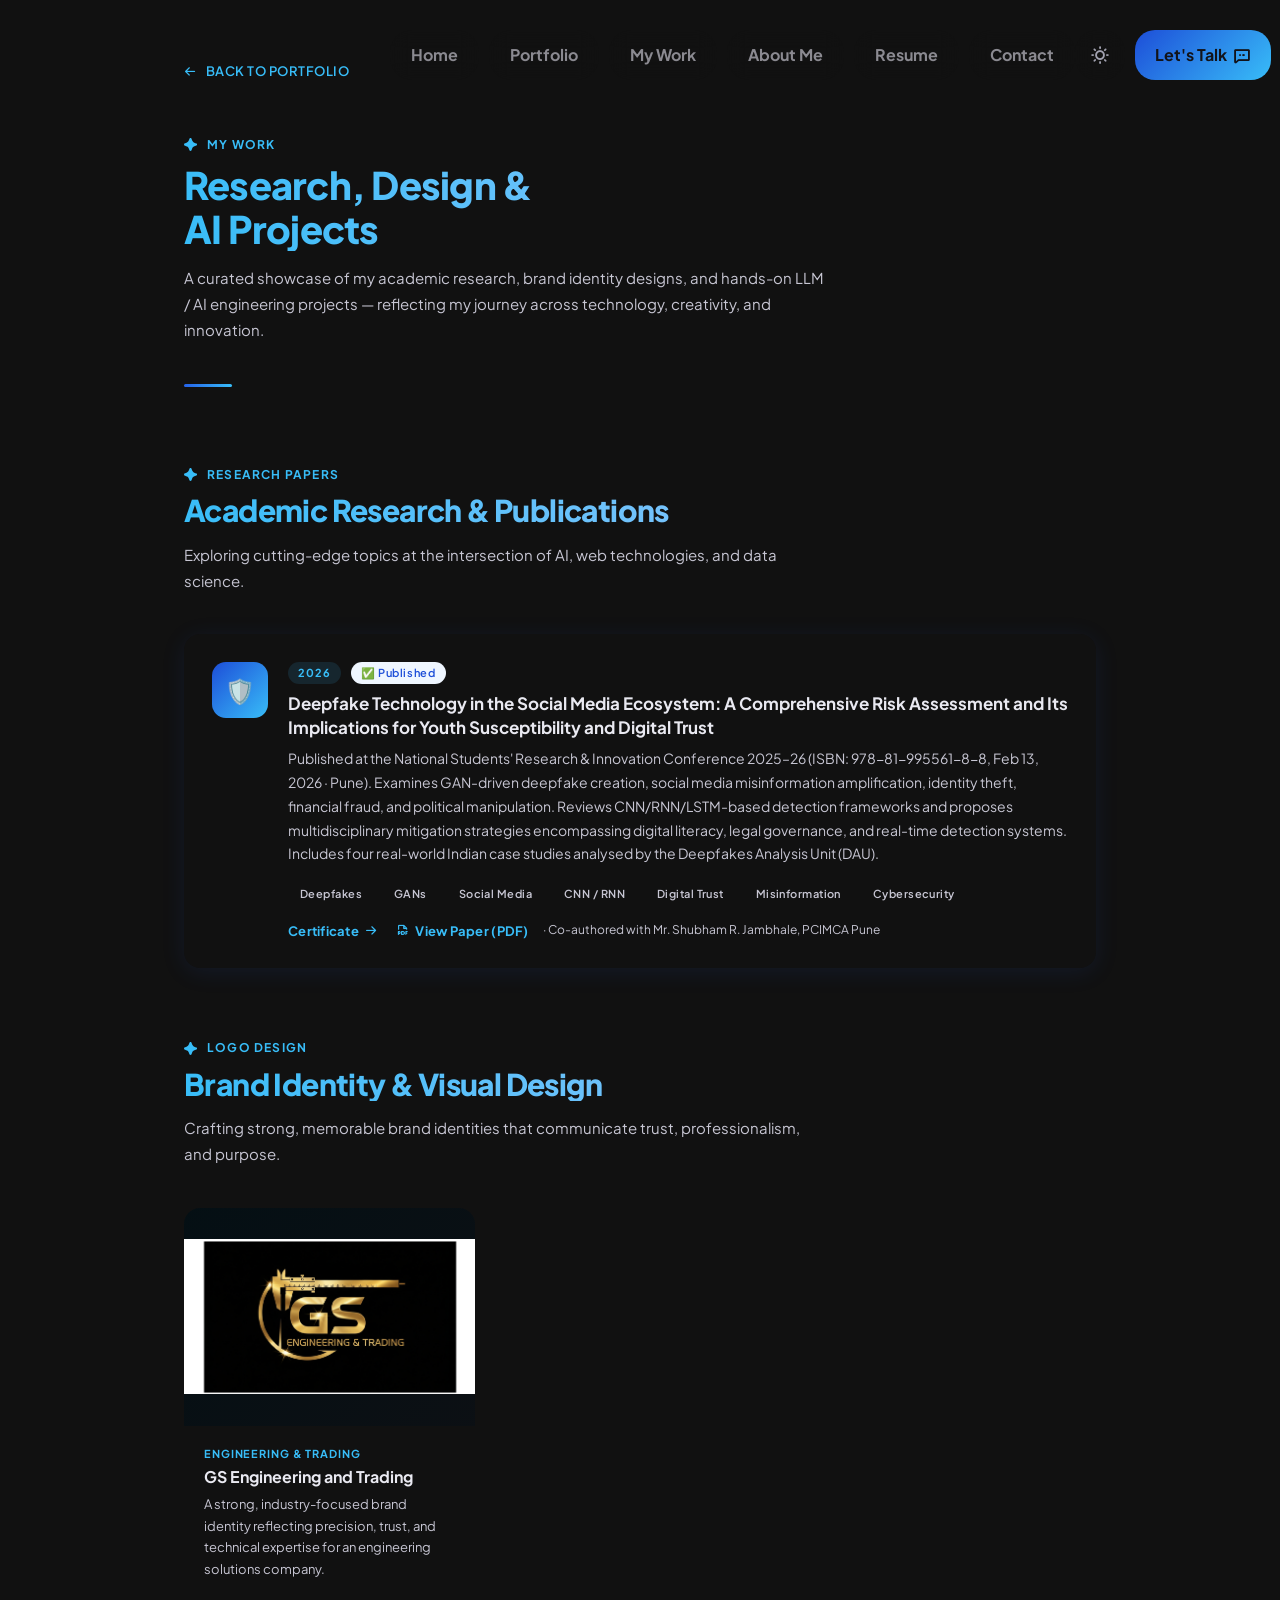
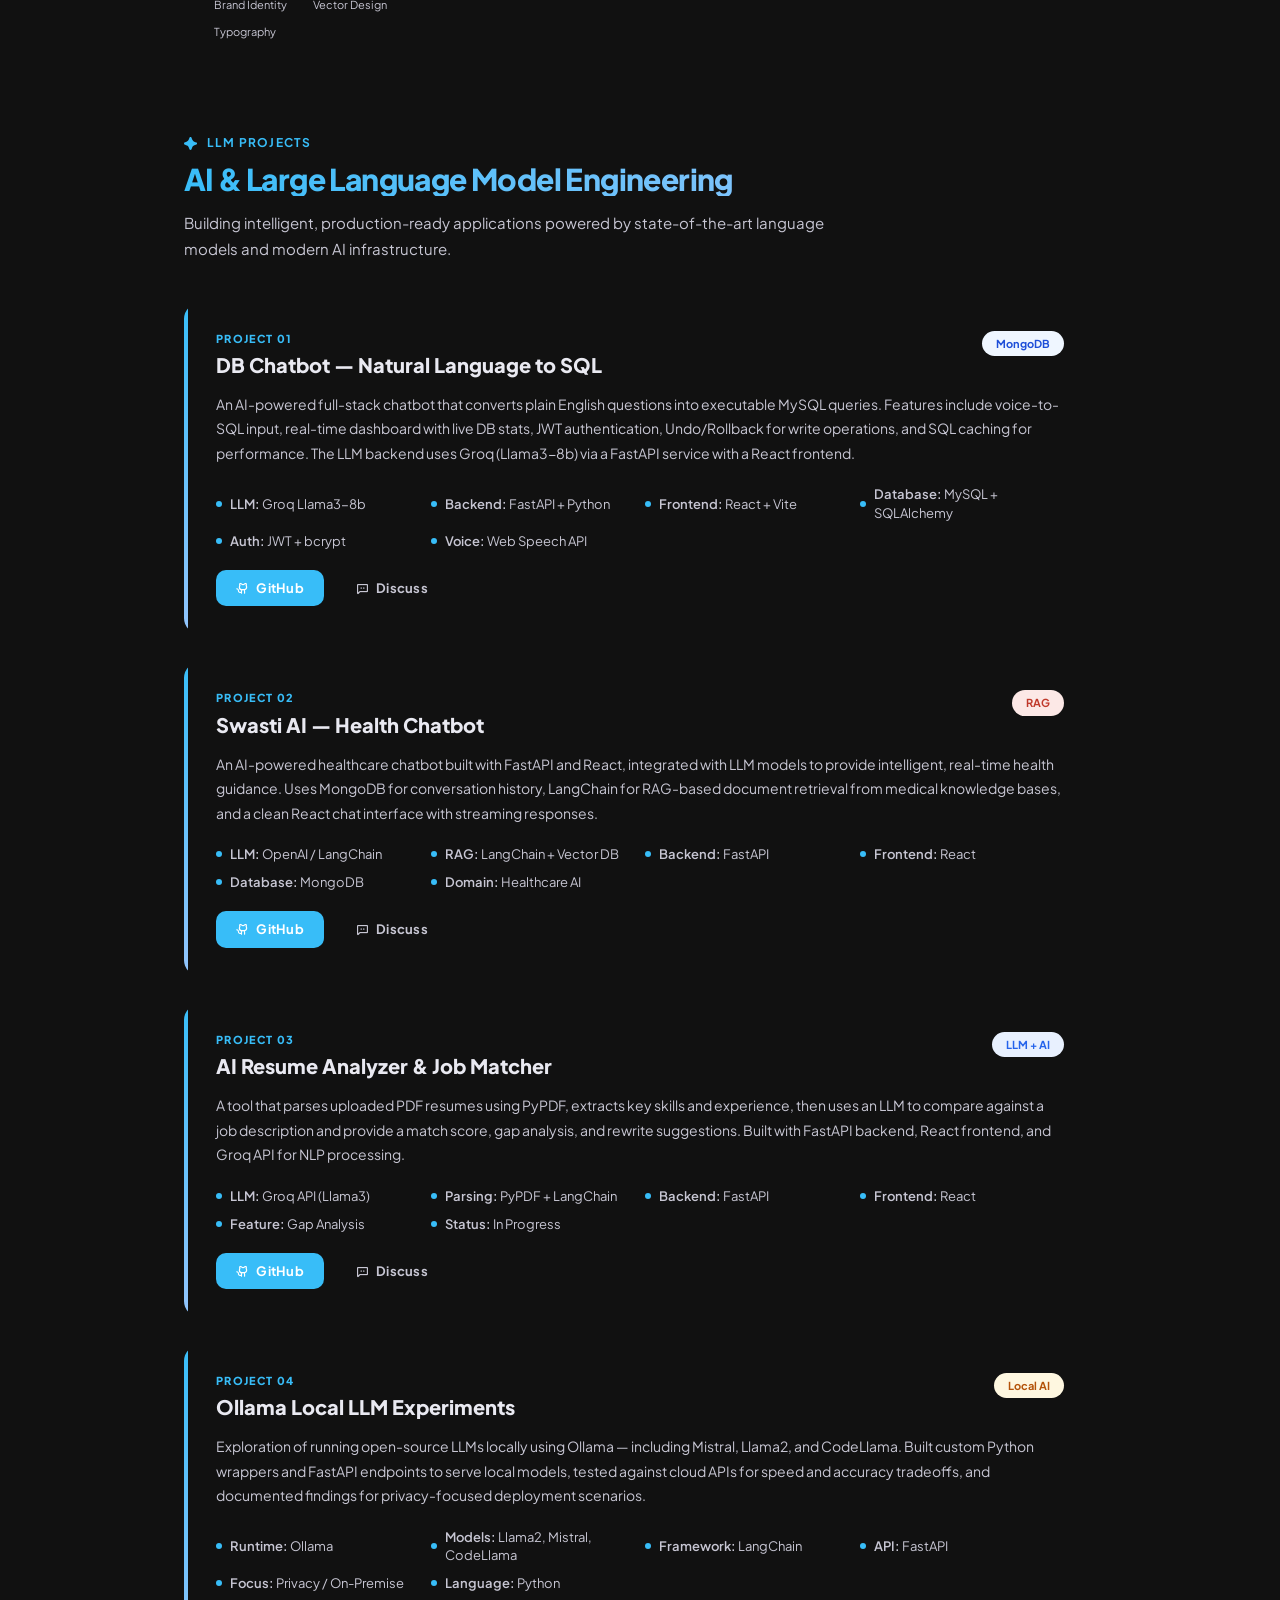
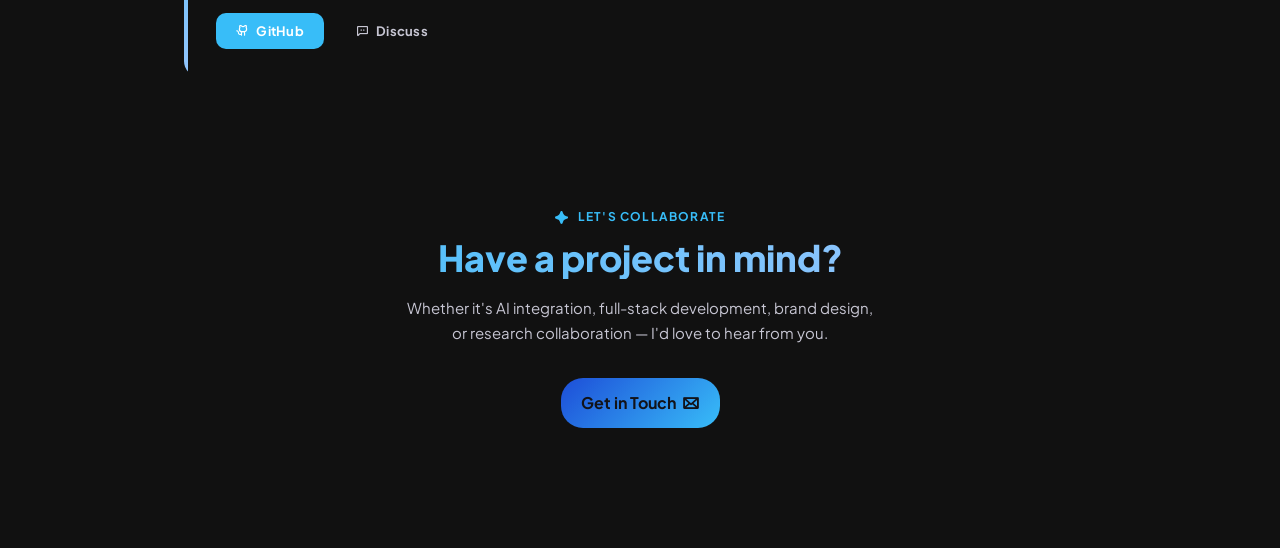
<file: pages/my_work.html>
<!DOCTYPE html>
<html lang="en" dir="ltr">
<head>
  <meta charset="UTF-8">
  <title>My Work — Akshata Jadhav</title>
  <meta name="description" content="Research papers, logo designs, and LLM projects by Akshata Jadhav.">
  <meta name="viewport" content="width=device-width, initial-scale=1, maximum-scale=1">
  <link rel="stylesheet" type="text/css" href="../css/plugins.css">
  <link rel="stylesheet" type="text/css" href="../css/main.css">

  <style>
    /* ════════════════════════════════════════════════════
       BLUE GRADIENT DESIGN SYSTEM — Akshata Jadhav
       Font: Plus Jakarta Sans (Professional, Modern)
       Palette: Deep Navy · Royal Blue · Sky Blue
    ════════════════════════════════════════════════════ */

    /* ── Universal font override ─────────────────────── */
    *, body, h1,h2,h3,h4,h5,h6,p,span,a,li,button,input,textarea,select,
    .menu__link,.btn,.btn-caption,.headline__title,.headline__subtitle,
    .h2__title,.h2__subtitle,.h2__text,.h3__title,.about-descr__text,
    .resume-lines__title,.resume-lines__source,.resume-lines__descr,.resume-lines__date,
    .achievements__number,.achievements__descr,.tools-cards__caption,.teaser__text,
    .contact-lines__title,.contact-lines__text,.logo__caption p,.avatar__block h6,
    .gallery__descr h5,.small,.rounded-tag,.trigger__caption,.menu__caption,
    .pg-title,.pg-subtitle,.pg-label,.back-link,.form-label,.sec-title,
    .tl-title,.tl-org,.tl-desc,.tl-date,.sec-h h2,.tool-pill,
    .proj-title,.proj-desc,.proj-category,.filter-btn,
    .mw-section-title,.mw-section-desc,.research-title,.research-abstract,
    .info-label,.info-value,.avail-text,.avail-sub,.social-link-label,.social-link-handle,
    .stat-number,.stat-label,.skill-chip,.skill-group-label,
    .interest-title,.interest-desc,.about-card-label,.about-card-value,
    .cert-title,.cert-org,.cert-date,.cert-desc,.cert-name {
      font-family: 'Plus Jakarta Sans', sans-serif !important;
      -webkit-font-smoothing: antialiased;
    }

    /* ── Page title gradient ─────────────────────────── */
    .pg-title {
      background: linear-gradient(135deg, #93C5FD 0%, #38BDF8 100%) !important;
      -webkit-background-clip: text !important;
      -webkit-text-fill-color: transparent !important;
      background-clip: text !important;
    }

    /* ── Main headline (index) ───────────────────────── */
    .headline__title {
      font-size: clamp(36px,5.5vw,68px) !important;
      font-weight: 800 !important;
      line-height: 1.06 !important;
      letter-spacing: -0.025em !important;
      background: linear-gradient(135deg, #93C5FD 0%, #38BDF8 100%) !important;
      -webkit-background-clip: text !important;
      -webkit-text-fill-color: transparent !important;
      background-clip: text !important;
    }

    /* ── Section headings ────────────────────────────── */
    .h2__title, .mw-section-title, .sec-title {
      font-weight: 800 !important;
      letter-spacing: -0.02em !important;
    }

    /* ── Stat / achievement numbers ──────────────────── */
    .stat-number, .achievements__number {
      background: linear-gradient(135deg, #93C5FD 0%, #38BDF8 100%) !important;
      -webkit-background-clip: text !important;
      -webkit-text-fill-color: transparent !important;
      background-clip: text !important;
      font-weight: 800 !important;
    }

    /* ── Dividers ─────────────────────────────────────── */
    .pg-divider, .mw-divider {
      background: linear-gradient(90deg, #2563EB, #38BDF8) !important;
    }

    /* ── Card hover glow ─────────────────────────────── */
    .proj-card:hover, .info-card:hover, .interest-card:hover,
    .stat-card:hover, .award-card:hover, .research-card:hover {
      border-color: #2563EB !important;
      box-shadow: 0 16px 48px rgba(37,99,235,.2) !important;
    }

    /* ── Filter active ───────────────────────────────── */
    .filter-btn.active, .filter-btn:hover {
      background: linear-gradient(135deg,#1D4ED8,#38BDF8) !important;
      border-color: transparent !important;
    }

    /* ── Form focus ──────────────────────────────────── */
    .form-input:focus, .form-textarea:focus {
      border-color: #2563EB !important;
      box-shadow: 0 0 0 3px rgba(37,99,235,.15) !important;
    }

    /* ── Download bar ────────────────────────────────── */
    .dl-bar { background: linear-gradient(135deg, #1D4ED8 0%, #38BDF8 100%) !important; }
    .dl-btn { color: #1D4ED8 !important; }

    /* ── Social hover ────────────────────────────────── */
    .social-link:hover { border-color: #2563EB !important; }

    /* ── Availability dot pulse ──────────────────────── */
    .avail-dot { background: #38BDF8 !important; }
    @keyframes pulse-blue {
      0%,100%{box-shadow:0 0 0 0 rgba(56,189,248,.5)}
      50%{box-shadow:0 0 0 7px rgba(56,189,248,0)}
    }
    .avail-dot { animation: pulse-blue 2s infinite !important; }

    /* ── Icon backgrounds ────────────────────────────── */
    .research-icon, .cert-icon {
      background: linear-gradient(135deg,#1D4ED8,#38BDF8) !important;
    }

    /* ── Skill chip dot ──────────────────────────────── */
    .skill-chip-dot { background: #38BDF8 !important; }
    .skill-chip:hover { border-color: #2563EB !important; color: #2563EB !important; }
    .tool-pill:hover { border-color: #2563EB !important; color: #2563EB !important; }

    /* ── Tl score pill ───────────────────────────────── */
    .tl-score { background: rgba(37,99,235,.14) !important; color: #60A5FA !important; }

    /* ── Submit button ───────────────────────────────── */
    .submit-btn { background: linear-gradient(135deg,#1D4ED8,#38BDF8) !important; }

    /* ── Success message ─────────────────────────────── */
    .success-msg { background:#eff6ff !important; border-color:#bfdbfe !important; }
    .success-msg p { color: #1D4ED8 !important; }

    /* ── Proj thumb placeholder gradients ────────────── */
    .proj-thumb { background: linear-gradient(135deg,#1e3a8a,#2563EB) !important; }

    /* ── Page shell ─────────────────────────────────── */
    .mw-page { max-width: 960px; margin: 0 auto; padding: 60px 24px 100px; }

    /* ── Back link ──────────────────────────────────── */
    .back-link {
      display: inline-flex; align-items: center; gap: 8px;
      font-size: 13px; font-weight: 600; letter-spacing: .04em;
      text-transform: uppercase; color: var(--accent);
      text-decoration: none; margin-bottom: 56px;
      transition: gap .2s;
    }
    .back-link:hover { gap: 14px; }

    /* ── Section header ─────────────────────────────── */
    .mw-section { margin-bottom: 72px; }
    .mw-section-label {
      display: flex; align-items: center; gap: 10px;
      font-size: 12px; font-weight: 700; letter-spacing: .1em;
      text-transform: uppercase; color: var(--accent); margin-bottom: 10px;
    }
    .mw-section-label svg { flex-shrink: 0; }
    .mw-section-title {
      font-size: clamp(26px, 4vw, 38px);
      font-weight: 800; line-height: 1.15;
      margin: 0 0 14px;
    }
    .mw-section-desc {
      font-size: 15px; line-height: 1.75;
      color: var(--text-2); max-width: 640px; margin: 0 0 40px;
    }
    .mw-divider {
      width: 48px; height: 3px;
      background: linear-gradient(90deg, var(--accent), var(--secondary));
      border-radius: 4px; margin-bottom: 48px;
    }

    /* ── Research cards ─────────────────────────────── */
    .research-grid { display: flex; flex-direction: column; gap: 24px; }
    .research-card {
      display: grid;
      grid-template-columns: 56px 1fr;
      gap: 20px;
      background: var(--card);
      border: 1px solid var(--border);
      border-radius: 16px;
      padding: 28px;
      transition: border-color .25s, transform .25s, box-shadow .25s;
    }
    .research-card:hover {
      border-color: var(--accent);
      transform: translateY(-3px);
      box-shadow: 0 12px 40px rgba(0,0,0,.12);
    }
    .research-icon {
      width: 56px; height: 56px; border-radius: 14px;
      background: linear-gradient(135deg, var(--accent), var(--secondary));
      display: flex; align-items: center; justify-content: center;
      font-size: 24px; flex-shrink: 0;
    }
    .research-body {}
    .research-meta {
      display: flex; align-items: center; gap: 10px;
      flex-wrap: wrap; margin-bottom: 8px;
    }
    .research-year {
      font-size: 11px; font-weight: 700; letter-spacing: .08em;
      text-transform: uppercase; color: var(--accent);
      background: color-mix(in srgb, var(--accent) 12%, transparent);
      padding: 3px 10px; border-radius: 20px;
    }
    .research-status {
      font-size: 11px; font-weight: 600; padding: 3px 10px;
      border-radius: 20px; letter-spacing: .06em;
    }
    .status-published { background: #eff6ff; color: #1D4ED8; }
    .status-progress  { background: #fef7e0; color: #b45309; }
    .status-review    { background: #e8f0fe; color: #2563EB; }
    .research-title {
      font-size: 17px; font-weight: 700; line-height: 1.4;
      margin: 0 0 8px;
    }
    .research-desc {
      font-size: 14px; line-height: 1.7;
      color: var(--text-2); margin: 0 0 16px;
    }
    .research-tags { display: flex; flex-wrap: wrap; gap: 8px; margin-bottom: 16px; }
    .rtag {
      font-size: 11px; font-weight: 600; letter-spacing: .04em;
      padding: 4px 12px; border-radius: 20px;
      border: 1px solid var(--border); color: var(--text-2);
      background: transparent;
    }
    .research-link {
      display: inline-flex; align-items: center; gap: 6px;
      font-size: 13px; font-weight: 700; color: var(--accent);
      text-decoration: none; letter-spacing: .02em;
      transition: gap .2s;
    }
    .research-link:hover { gap: 10px; }

    /* ── Logo grid ──────────────────────────────────── */
    .logo-grid {
      display: grid;
      grid-template-columns: repeat(auto-fill, minmax(260px, 1fr));
      gap: 20px;
    }
    .logo-card {
      background: var(--card);
      border: 1px solid var(--border);
      border-radius: 16px;
      overflow: hidden;
      transition: border-color .25s, transform .25s, box-shadow .25s;
    }
    .logo-card:hover {
      border-color: var(--accent);
      transform: translateY(-4px);
      box-shadow: 0 16px 48px rgba(0,0,0,.14);
    }
    .logo-preview {
      width: 100%; aspect-ratio: 4/3;
      display: flex; align-items: center; justify-content: center;
      font-size: 64px; position: relative; overflow: hidden;
    }
    .logo-preview-bg {
      position: absolute; inset: 0;
      background: linear-gradient(135deg, var(--accent) 0%, var(--secondary) 100%);
      opacity: .08;
    }
    .logo-preview-emoji { position: relative; z-index: 1; }
    .logo-info { padding: 20px; }
    .logo-client {
      font-size: 11px; font-weight: 700; text-transform: uppercase;
      letter-spacing: .08em; color: var(--accent); margin-bottom: 6px;
    }
    .logo-title { font-size: 16px; font-weight: 700; margin: 0 0 8px; }
    .logo-desc { font-size: 13px; line-height: 1.65; color: var(--text-2); margin: 0 0 14px; }
    .logo-tools { display: flex; flex-wrap: wrap; gap: 6px; }
    .logo-tool {
      font-size: 11px; padding: 3px 10px; border-radius: 20px;
      border: 1px solid var(--border); color: var(--text-2);
    }

    /* ── LLM project cards ──────────────────────────── */
    .llm-grid { display: flex; flex-direction: column; gap: 28px; }
    .llm-card {
      background: var(--card);
      border: 1px solid var(--border);
      border-radius: 16px;
      padding: 28px 32px;
      position: relative; overflow: hidden;
      transition: border-color .25s, transform .25s, box-shadow .25s;
    }
    .llm-card::before {
      content: '';
      position: absolute; top: 0; left: 0;
      width: 4px; height: 100%;
      background: linear-gradient(180deg, var(--accent), var(--secondary));
      border-radius: 0;
    }
    .llm-card:hover {
      border-color: var(--accent);
      transform: translateY(-3px);
      box-shadow: 0 12px 40px rgba(0,0,0,.12);
    }
    .llm-top {
      display: flex; align-items: flex-start;
      justify-content: space-between; gap: 16px;
      margin-bottom: 14px; flex-wrap: wrap;
    }
    .llm-number {
      font-size: 11px; font-weight: 800; letter-spacing: .12em;
      text-transform: uppercase; color: var(--accent); margin-bottom: 6px;
    }
    .llm-title { font-size: 20px; font-weight: 800; margin: 0; line-height: 1.3; }
    .llm-badge {
      font-size: 11px; font-weight: 700; padding: 5px 14px;
      border-radius: 20px; white-space: nowrap; flex-shrink: 0;
    }
    .badge-ai  { background: #e8f0fe; color: #2563EB; }
    .badge-rag { background: #fce8e6; color: #c0392b; }
    .badge-nlp { background: #eff6ff; color: #1D4ED8; }
    .badge-agent { background: #fef7e0; color: #b45309; }
    .llm-desc {
      font-size: 14px; line-height: 1.75;
      color: var(--text-2); margin: 0 0 20px;
    }
    .llm-stack {
      display: grid;
      grid-template-columns: repeat(auto-fill, minmax(180px, 1fr));
      gap: 10px; margin-bottom: 20px;
    }
    .llm-stack-item {
      display: flex; align-items: center; gap: 8px;
      font-size: 13px; color: var(--text-2);
    }
    .llm-stack-dot {
      width: 6px; height: 6px; border-radius: 50%;
      background: var(--accent); flex-shrink: 0;
    }
    .llm-stack-label { font-weight: 600; color: var(--text); }
    .llm-links { display: flex; gap: 12px; flex-wrap: wrap; }
    .llm-btn {
      display: inline-flex; align-items: center; gap: 7px;
      font-size: 13px; font-weight: 700; padding: 9px 20px;
      border-radius: 10px; text-decoration: none;
      transition: all .2s; letter-spacing: .02em;
    }
    .llm-btn-primary {
      background: var(--accent); color: #fff;
    }
    .llm-btn-primary:hover { opacity: .85; transform: translateY(-1px); }
    .llm-btn-outline {
      border: 1px solid var(--border);
      color: var(--text); background: transparent;
    }
    .llm-btn-outline:hover {
      border-color: var(--accent); color: var(--accent);
    }

    /* ── Star icon helper ───────────────────────────── */
    .star-svg { display: inline-block; vertical-align: middle; }

    /* ── Responsive ─────────────────────────────────── */
    @media (max-width: 600px) {
      .research-card { grid-template-columns: 1fr; }
      .research-icon { display: none; }
      .llm-card { padding: 22px 20px 22px 26px; }
    }
  </style>

  <!-- Google Fonts — Plus Jakarta Sans -->
  <link rel="preconnect" href="https://fonts.googleapis.com">
  <link rel="preconnect" href="https://fonts.gstatic.com" crossorigin>
  <link href="https://fonts.googleapis.com/css2?family=Plus+Jakarta+Sans:ital,wght@0,300;0,400;0,500;0,600;0,700;0,800;1,400&display=swap" rel="stylesheet">
</head>

<body>

  <!-- Header Start -->
  <header id="header" class="header d-flex justify-content-between">
    <div class="header__navigation">
      <nav id="menu" class="menu">
        <ul class="menu__list d-flex justify-content-start">
          <li class="menu__item">
            <a class="menu__link btn" href="../index.html">
              <span class="menu__caption">Home</span>
              <i class="ph-bold ph-house-simple"></i>
            </a>
          </li>
          <li class="menu__item">
            <a class="menu__link btn" href="portfolio.html">
              <span class="menu__caption">Portfolio</span>
              <i class="ph-bold ph-squares-four"></i>
            </a>
          </li>
          <li class="menu__item menu__item--active">
            <a class="menu__link btn" href="my_work.html">
              <span class="menu__caption">My Work</span>
              <i class="ph-bold ph-briefcase"></i>
            </a>
          </li>
          <li class="menu__item">
            <a class="menu__link btn" href="about.html">
              <span class="menu__caption">About Me</span>
              <i class="ph-bold ph-user"></i>
            </a>
          </li>
          <li class="menu__item">
            <a class="menu__link btn" href="resume.html">
              <span class="menu__caption">Resume</span>
              <i class="ph-bold ph-article"></i>
            </a>
          </li>
          <li class="menu__item">
            <a class="menu__link btn" href="contact.html">
              <span class="menu__caption">Contact</span>
              <i class="ph-bold ph-envelope"></i>
            </a>
          </li>
        </ul>
      </nav>
    </div>
    <div class="header__controls d-flex justify-content-end">
      <button id="color-switcher" class="color-switcher header__switcher btn" type="button" role="switch" aria-label="light/dark mode" aria-checked="true"></button>
      <a class="header__trigger btn" href="mailto:akshatajadhav7902@gmail.com?subject=Message%20from%20your%20site">
        <span class="trigger__caption">Let's Talk</span>
        <i class="ph-bold ph-chat-dots"></i>
      </a>
    </div>
  </header>
  <!-- Header End -->

  <div class="mw-page">

    <!-- Back -->
    <a class="back-link" href="../index.html">
      <i class="ph-bold ph-arrow-left"></i> Back to Portfolio
    </a>

    <!-- Page Hero -->
    <div class="mw-section" style="margin-bottom:80px;">
      <p class="mw-section-label">
        <svg class="star-svg" xmlns="http://www.w3.org/2000/svg" width="13" height="13" viewBox="0 0 13 13" fill="currentColor">
          <path d="M5.6,12.6c-0.5-0.8-0.7-2.4-1.7-3.5c-1-1-2.7-1.2-3.5-1.7C-0.1,7-0.1,6,0.4,5.6c0.8-0.5,2.3-0.6,3.5-1.8C5,2.8,5.1,1.2,5.6,0.4C6-0.1,7-0.1,7.4,0.4c0.5,0.8,0.7,2.4,1.8,3.5c1.2,1.2,2.6,1.2,3.5,1.7c0.6,0.4,0.6,1.4,0,1.7C11.8,7.9,10.2,8,9.1,9.1c-1,1-1.2,2.7-1.7,3.5C7,13.1,6,13.1,5.6,12.6z"/>
        </svg>
        My Work
      </p>
      <h1 class="mw-section-title">Research, Design &<br>AI Projects</h1>
      <p class="mw-section-desc">A curated showcase of my academic research, brand identity designs, and hands-on LLM / AI engineering projects — reflecting my journey across technology, creativity, and innovation.</p>
      <div class="mw-divider"></div>
    </div>

    <!-- ═══════════════════════════════════════════════
         SECTION 1 — RESEARCH PAPERS
    ════════════════════════════════════════════════ -->
    <div class="mw-section">
      <p class="mw-section-label">
        <svg class="star-svg" xmlns="http://www.w3.org/2000/svg" width="13" height="13" viewBox="0 0 13 13" fill="currentColor">
          <path d="M5.6,12.6c-0.5-0.8-0.7-2.4-1.7-3.5c-1-1-2.7-1.2-3.5-1.7C-0.1,7-0.1,6,0.4,5.6c0.8-0.5,2.3-0.6,3.5-1.8C5,2.8,5.1,1.2,5.6,0.4C6-0.1,7-0.1,7.4,0.4c0.5,0.8,0.7,2.4,1.8,3.5c1.2,1.2,2.6,1.2,3.5,1.7c0.6,0.4,0.6,1.4,0,1.7C11.8,7.9,10.2,8,9.1,9.1c-1,1-1.2,2.7-1.7,3.5C7,13.1,6,13.1,5.6,12.6z"/>
        </svg>
        Research Papers
      </p>
      <h2 class="mw-section-title" style="font-size:clamp(22px,3vw,30px);">Academic Research &amp; Publications</h2>
      <p class="mw-section-desc">Exploring cutting-edge topics at the intersection of AI, web technologies, and data science.</p>

      <div class="research-grid">

        <!-- Paper 0 — Deepfake (Published, Conference) -->
        <div class="research-card" style="border-color:rgba(37,99,235,.35);box-shadow:0 4px 24px rgba(37,99,235,.1);">
          <div class="research-icon">🛡️</div>
          <div class="research-body">
            <div class="research-meta">
              <span class="research-year">2026</span>
              <span class="research-status status-published">✅ Published</span>
            </div>
            <h3 class="research-title">Deepfake Technology in the Social Media Ecosystem: A Comprehensive Risk Assessment and Its Implications for Youth Susceptibility and Digital Trust</h3>
            <p class="research-desc">Published at the <strong>National Students' Research &amp; Innovation Conference 2025–26</strong> (ISBN: 978-81-995561-8-8, Feb 13, 2026 · Pune). Examines GAN-driven deepfake creation, social media misinformation amplification, identity theft, financial fraud, and political manipulation. Reviews CNN/RNN/LSTM-based detection frameworks and proposes multidisciplinary mitigation strategies encompassing digital literacy, legal governance, and real-time detection systems. Includes four real-world Indian case studies analysed by the Deepfakes Analysis Unit (DAU).</p>
            <div class="research-tags">
              <span class="rtag">Deepfakes</span>
              <span class="rtag">GANs</span>
              <span class="rtag">Social Media</span>
              <span class="rtag">CNN / RNN</span>
              <span class="rtag">Digital Trust</span>
              <span class="rtag">Misinformation</span>
              <span class="rtag">Cybersecurity</span>
            </div>
            <div style="display:flex;gap:14px;flex-wrap:wrap;align-items:center;">
             
              <a class="research-link" href="https://www.linkedin.com/posts/akshata-jadhav-782679255_research-paper-certificate-activity-7436821556766613506-cCwh" target="_blank">
                Certificate <i class="ph-bold ph-arrow-right"></i>
              </a>

              <a class="research-link" href="../files/Deepfake_Technology_in_the_Social_Media_Ecosystem.pdf" target="_blank" style="margin-left:4px;">
                <i class="ph-bold ph-file-pdf"></i> View Paper (PDF)
              </a>

              <span style="font-size:12px;color:var(--text-2);">· Co-authored with Mr. Shubham R. Jambhale, PCIMCA Pune</span>
            </div>
            
          </div>
        </div>
      </div>
    </div><!-- /research section -->




    <!-- ═══════════════════════════════════════════════
         SECTION 2 — LOGO DESIGN
    ════════════════════════════════════════════════ -->
    <div class="mw-section">
      <p class="mw-section-label">
        <svg class="star-svg" xmlns="http://www.w3.org/2000/svg" width="13" height="13" viewBox="0 0 13 13" fill="currentColor">
          <path d="M5.6,12.6c-0.5-0.8-0.7-2.4-1.7-3.5c-1-1-2.7-1.2-3.5-1.7C-0.1,7-0.1,6,0.4,5.6c0.8-0.5,2.3-0.6,3.5-1.8C5,2.8,5.1,1.2,5.6,0.4C6-0.1,7-0.1,7.4,0.4c0.5,0.8,0.7,2.4,1.8,3.5c1.2,1.2,2.6,1.2,3.5,1.7c0.6,0.4,0.6,1.4,0,1.7C11.8,7.9,10.2,8,9.1,9.1c-1,1-1.2,2.7-1.7,3.5C7,13.1,6,13.1,5.6,12.6z"/>
        </svg>
        Logo Design
      </p>
      <h2 class="mw-section-title" style="font-size:clamp(22px,3vw,30px);">Brand Identity &amp; Visual Design</h2>
      <p class="mw-section-desc">Crafting strong, memorable brand identities that communicate trust, professionalism, and purpose.</p>

      <div class="logo-grid">

        <!-- Logo 1 -->
        <div class="logo-card">
          <div class="logo-preview" style="background: linear-gradient(135deg,#000000,#000000);">
            <div class="logo-preview-bg"></div>
            <img src="../img/works/LG.png" alt="GS Engineering and Trading Logo"
                style="max-width:100%; max-height:100%; object-fit:contain; position:relative; z-index:1;">
          </div>
          <div class="logo-info">
            <p class="logo-client">Engineering & Trading</p>
            <h3 class="logo-title">GS Engineering and Trading</h3>
            <p class="logo-desc">A strong, industry-focused brand identity reflecting precision, trust, and technical expertise for an engineering solutions company.</p>
            <div class="logo-tools">
              <span class="logo-tool">Brand Identity</span>
              <span class="logo-tool">Vector Design</span>
              <span class="logo-tool">Typography</span>
            </div>
          </div>
        </div>

       

      </div>
    </div><!-- /logo section -->


    <!-- ═══════════════════════════════════════════════
         SECTION 3 — LLM PROJECTS
    ════════════════════════════════════════════════ -->
    <div class="mw-section">
      <p class="mw-section-label">
        <svg class="star-svg" xmlns="http://www.w3.org/2000/svg" width="13" height="13" viewBox="0 0 13 13" fill="currentColor">
          <path d="M5.6,12.6c-0.5-0.8-0.7-2.4-1.7-3.5c-1-1-2.7-1.2-3.5-1.7C-0.1,7-0.1,6,0.4,5.6c0.8-0.5,2.3-0.6,3.5-1.8C5,2.8,5.1,1.2,5.6,0.4C6-0.1,7-0.1,7.4,0.4c0.5,0.8,0.7,2.4,1.8,3.5c1.2,1.2,2.6,1.2,3.5,1.7c0.6,0.4,0.6,1.4,0,1.7C11.8,7.9,10.2,8,9.1,9.1c-1,1-1.2,2.7-1.7,3.5C7,13.1,6,13.1,5.6,12.6z"/>
        </svg>
        LLM Projects
      </p>
      <h2 class="mw-section-title" style="font-size:clamp(22px,3vw,30px);">AI &amp; Large Language Model Engineering</h2>
      <p class="mw-section-desc">Building intelligent, production-ready applications powered by state-of-the-art language models and modern AI infrastructure.</p>

      <div class="llm-grid">

        <!-- LLM Project 1 -->
        <div class="llm-card">
          <div class="llm-top">
            <div>
              <p class="llm-number">Project 01</p>
              <h3 class="llm-title">DB Chatbot — Natural Language to SQL</h3>
            </div>
            <span class="llm-badge badge-nlp">MongoDB</span>
          </div>
          <p class="llm-desc">
            An AI-powered full-stack chatbot that converts plain English questions into executable MySQL queries. Features include voice-to-SQL input, real-time dashboard with live DB stats, JWT authentication, Undo/Rollback for write operations, and SQL caching for performance. The LLM backend uses Groq (Llama3-8b) via a FastAPI service with a React frontend.
          </p>
          <div class="llm-stack">
            <div class="llm-stack-item">
              <span class="llm-stack-dot"></span>
              <span><span class="llm-stack-label">LLM:</span> Groq Llama3-8b</span>
            </div>
            <div class="llm-stack-item">
              <span class="llm-stack-dot"></span>
              <span><span class="llm-stack-label">Backend:</span> FastAPI + Python</span>
            </div>
            <div class="llm-stack-item">
              <span class="llm-stack-dot"></span>
              <span><span class="llm-stack-label">Frontend:</span> React + Vite</span>
            </div>
            <div class="llm-stack-item">
              <span class="llm-stack-dot"></span>
              <span><span class="llm-stack-label">Database:</span> MySQL + SQLAlchemy</span>
            </div>
            <div class="llm-stack-item">
              <span class="llm-stack-dot"></span>
              <span><span class="llm-stack-label">Auth:</span> JWT + bcrypt</span>
            </div>
            <div class="llm-stack-item">
              <span class="llm-stack-dot"></span>
              <span><span class="llm-stack-label">Voice:</span> Web Speech API</span>
            </div>
          </div>
          <div class="llm-links">
            <a class="llm-btn llm-btn-primary" href="https://github.com/akshatajadhav79/db-chatbot" target="_blank">
              <i class="ph-bold ph-github-logo"></i> GitHub
            </a>
            <a class="llm-btn llm-btn-outline" href="../index.html#contact">
              <i class="ph-bold ph-chat-dots"></i> Discuss
            </a>
          </div>
        </div>

        <!-- LLM Project 2 -->
        <div class="llm-card">
          <div class="llm-top">
            <div>
              <p class="llm-number">Project 02</p>
              <h3 class="llm-title">Swasti AI — Health Chatbot</h3>
            </div>
            <span class="llm-badge badge-rag">RAG</span>
          </div>
          <p class="llm-desc">
            An AI-powered healthcare chatbot built with FastAPI and React, integrated with LLM models to provide intelligent, real-time health guidance. Uses MongoDB for conversation history, LangChain for RAG-based document retrieval from medical knowledge bases, and a clean React chat interface with streaming responses.
          </p>
          <div class="llm-stack">
            <div class="llm-stack-item">
              <span class="llm-stack-dot"></span>
              <span><span class="llm-stack-label">LLM:</span> OpenAI / LangChain</span>
            </div>
            <div class="llm-stack-item">
              <span class="llm-stack-dot"></span>
              <span><span class="llm-stack-label">RAG:</span> LangChain + Vector DB</span>
            </div>
            <div class="llm-stack-item">
              <span class="llm-stack-dot"></span>
              <span><span class="llm-stack-label">Backend:</span> FastAPI</span>
            </div>
            <div class="llm-stack-item">
              <span class="llm-stack-dot"></span>
              <span><span class="llm-stack-label">Frontend:</span> React</span>
            </div>
            <div class="llm-stack-item">
              <span class="llm-stack-dot"></span>
              <span><span class="llm-stack-label">Database:</span> MongoDB</span>
            </div>
            <div class="llm-stack-item">
              <span class="llm-stack-dot"></span>
              <span><span class="llm-stack-label">Domain:</span> Healthcare AI</span>
            </div>
          </div>
          <div class="llm-links">
            <a class="llm-btn llm-btn-primary" href="https://github.com/akshatajadhav79/Swasti-AI" target="_blank">
              <i class="ph-bold ph-github-logo"></i> GitHub
            </a>
            <a class="llm-btn llm-btn-outline" href="../index.html#contact">
              <i class="ph-bold ph-chat-dots"></i> Discuss
            </a>
          </div>
        </div>

        <!-- LLM Project 3 -->
        <div class="llm-card">
          <div class="llm-top">
            <div>
              <p class="llm-number">Project 03</p>
              <h3 class="llm-title">AI Resume Analyzer &amp; Job Matcher</h3>
            </div>
            <span class="llm-badge badge-ai">LLM + AI</span>
          </div>
          <p class="llm-desc">
            A tool that parses uploaded PDF resumes using PyPDF, extracts key skills and experience, then uses an LLM to compare against a job description and provide a match score, gap analysis, and rewrite suggestions. Built with FastAPI backend, React frontend, and Groq API for NLP processing.
          </p>
          <div class="llm-stack">
            <div class="llm-stack-item">
              <span class="llm-stack-dot"></span>
              <span><span class="llm-stack-label">LLM:</span> Groq API (Llama3)</span>
            </div>
            <div class="llm-stack-item">
              <span class="llm-stack-dot"></span>
              <span><span class="llm-stack-label">Parsing:</span> PyPDF + LangChain</span>
            </div>
            <div class="llm-stack-item">
              <span class="llm-stack-dot"></span>
              <span><span class="llm-stack-label">Backend:</span> FastAPI</span>
            </div>
            <div class="llm-stack-item">
              <span class="llm-stack-dot"></span>
              <span><span class="llm-stack-label">Frontend:</span> React</span>
            </div>
            <div class="llm-stack-item">
              <span class="llm-stack-dot"></span>
              <span><span class="llm-stack-label">Feature:</span> Gap Analysis</span>
            </div>
            <div class="llm-stack-item">
              <span class="llm-stack-dot"></span>
              <span><span class="llm-stack-label">Status:</span> In Progress</span>
            </div>
          </div>
          <div class="llm-links">
            <a class="llm-btn llm-btn-primary" href="https://github.com/akshatajadhav79" target="_blank">
              <i class="ph-bold ph-github-logo"></i> GitHub
            </a>
            <a class="llm-btn llm-btn-outline" href="../index.html#contact">
              <i class="ph-bold ph-chat-dots"></i> Discuss
            </a>
          </div>
        </div>

        <!-- LLM Project 4 -->
        <div class="llm-card">
          <div class="llm-top">
            <div>
              <p class="llm-number">Project 04</p>
              <h3 class="llm-title">Ollama Local LLM Experiments</h3>
            </div>
            <span class="llm-badge badge-agent">Local AI</span>
          </div>
          <p class="llm-desc">
            Exploration of running open-source LLMs locally using Ollama — including Mistral, Llama2, and CodeLlama. Built custom Python wrappers and FastAPI endpoints to serve local models, tested against cloud APIs for speed and accuracy tradeoffs, and documented findings for privacy-focused deployment scenarios.
          </p>
          <div class="llm-stack">
            <div class="llm-stack-item">
              <span class="llm-stack-dot"></span>
              <span><span class="llm-stack-label">Runtime:</span> Ollama</span>
            </div>
            <div class="llm-stack-item">
              <span class="llm-stack-dot"></span>
              <span><span class="llm-stack-label">Models:</span> Llama2, Mistral, CodeLlama</span>
            </div>
            <div class="llm-stack-item">
              <span class="llm-stack-dot"></span>
              <span><span class="llm-stack-label">Framework:</span> LangChain</span>
            </div>
            <div class="llm-stack-item">
              <span class="llm-stack-dot"></span>
              <span><span class="llm-stack-label">API:</span> FastAPI</span>
            </div>
            <div class="llm-stack-item">
              <span class="llm-stack-dot"></span>
              <span><span class="llm-stack-label">Focus:</span> Privacy / On-Premise</span>
            </div>
            <div class="llm-stack-item">
              <span class="llm-stack-dot"></span>
              <span><span class="llm-stack-label">Language:</span> Python</span>
            </div>
          </div>
          <div class="llm-links">
            <a class="llm-btn llm-btn-primary" href="https://github.com/akshatajadhav79" target="_blank">
              <i class="ph-bold ph-github-logo"></i> GitHub
            </a>
            <a class="llm-btn llm-btn-outline" href="../index.html#contact">
              <i class="ph-bold ph-chat-dots"></i> Discuss
            </a>
          </div>
        </div>

      </div>
    </div><!-- /llm section -->

    <!-- CTA -->
    <div style="text-align:center; padding: 60px 0 20px;">
      <p class="mw-section-label" style="justify-content:center;">
        <svg class="star-svg" xmlns="http://www.w3.org/2000/svg" width="13" height="13" viewBox="0 0 13 13" fill="currentColor">
          <path d="M5.6,12.6c-0.5-0.8-0.7-2.4-1.7-3.5c-1-1-2.7-1.2-3.5-1.7C-0.1,7-0.1,6,0.4,5.6c0.8-0.5,2.3-0.6,3.5-1.8C5,2.8,5.1,1.2,5.6,0.4C6-0.1,7-0.1,7.4,0.4c0.5,0.8,0.7,2.4,1.8,3.5c1.2,1.2,2.6,1.2,3.5,1.7c0.6,0.4,0.6,1.4,0,1.7C11.8,7.9,10.2,8,9.1,9.1c-1,1-1.2,2.7-1.7,3.5C7,13.1,6,13.1,5.6,12.6z"/>
        </svg>
        Let's Collaborate
      </p>
      <center>
      <h2 style="font-size:clamp(24px,4vw,36px); font-weight:800; margin:0 0 16px;">Have a project in mind?</h2></center>
      <p style="color:var(--text-2); font-size:15px; max-width:480px; margin:0 auto 32px; line-height:1.7;">
        Whether it's AI integration, full-stack development, brand design, or research collaboration — I'd love to hear from you.
      </p>
      <a class="btn btn-default btn-hover btn-hover-accent" href="../index.html#contact">
        <span class="btn-caption">Get in Touch</span>
        <i class="ph-bold ph-envelope"></i>
      </a>
    </div>

  </div><!-- /mw-page -->

  <script src="../js/libs.min.js"></script>
  <script src="../js/app.js"></script>
</body>
</html>
</file>
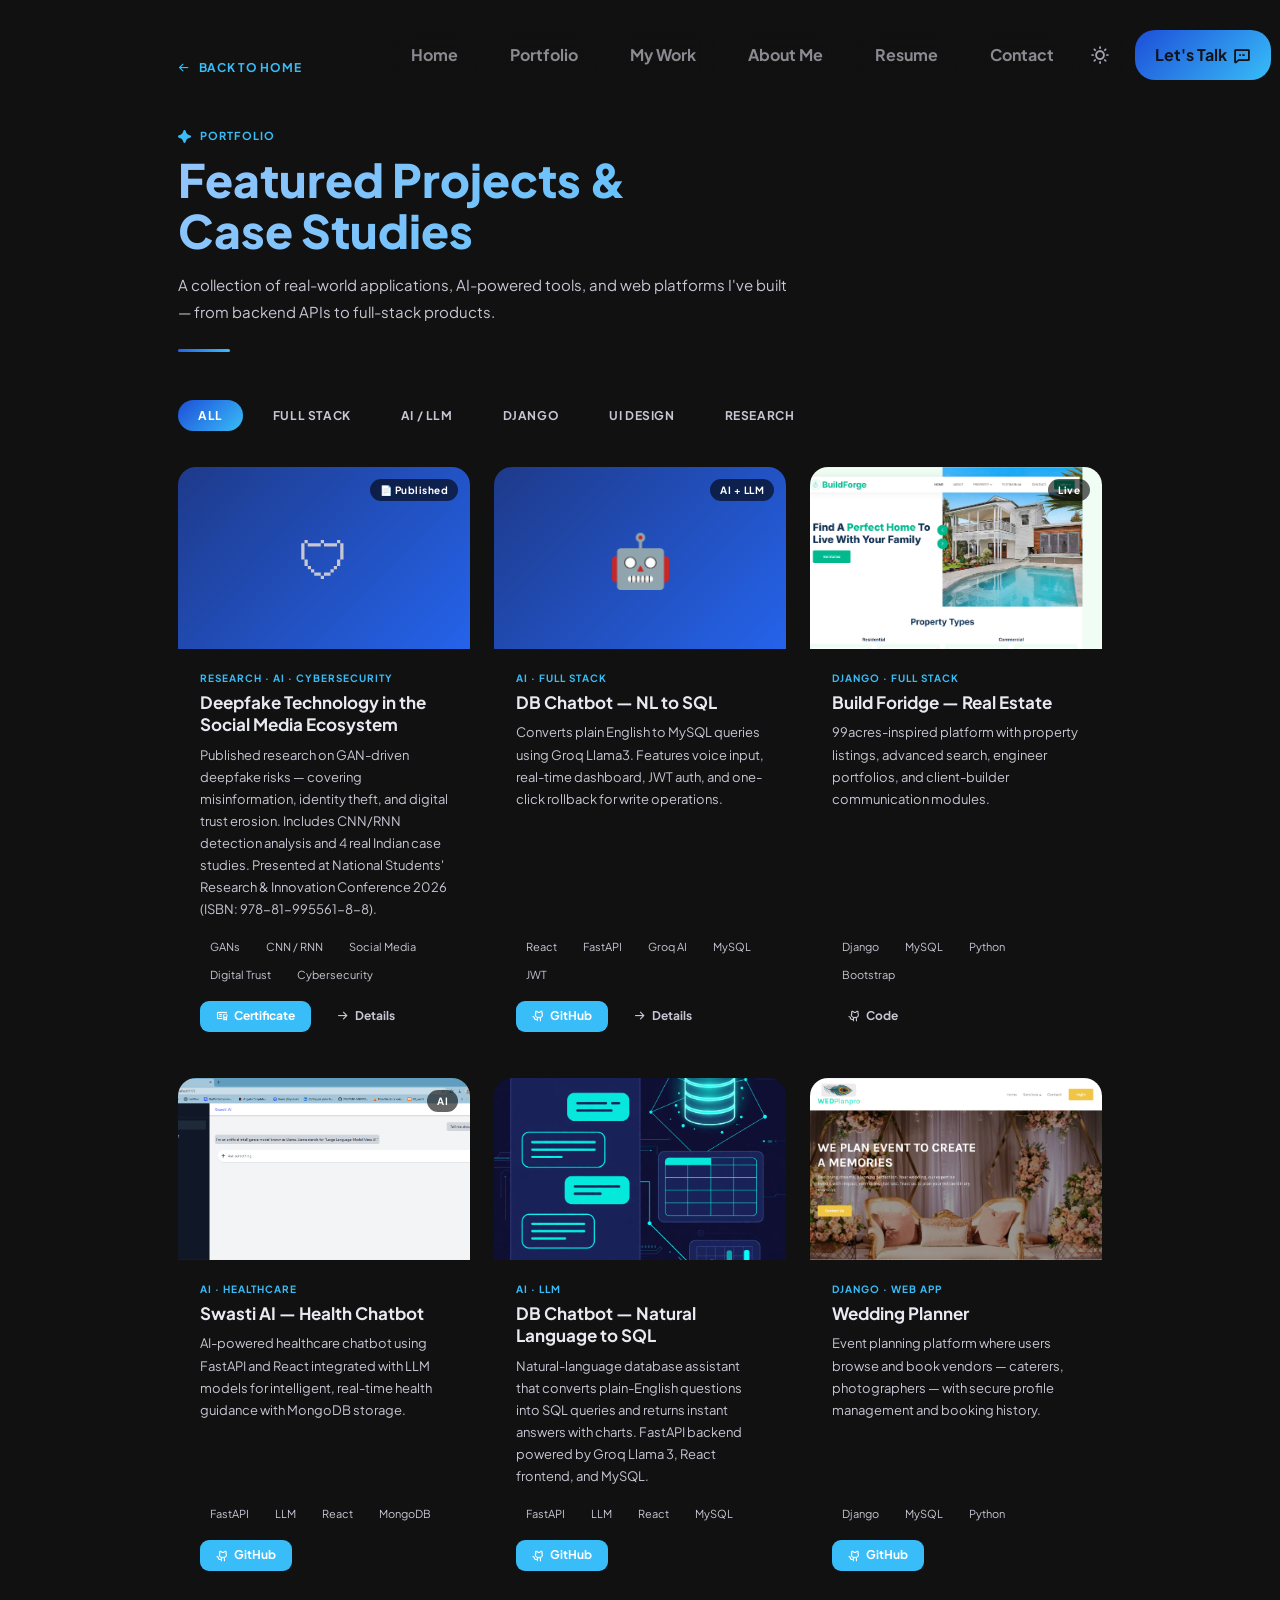
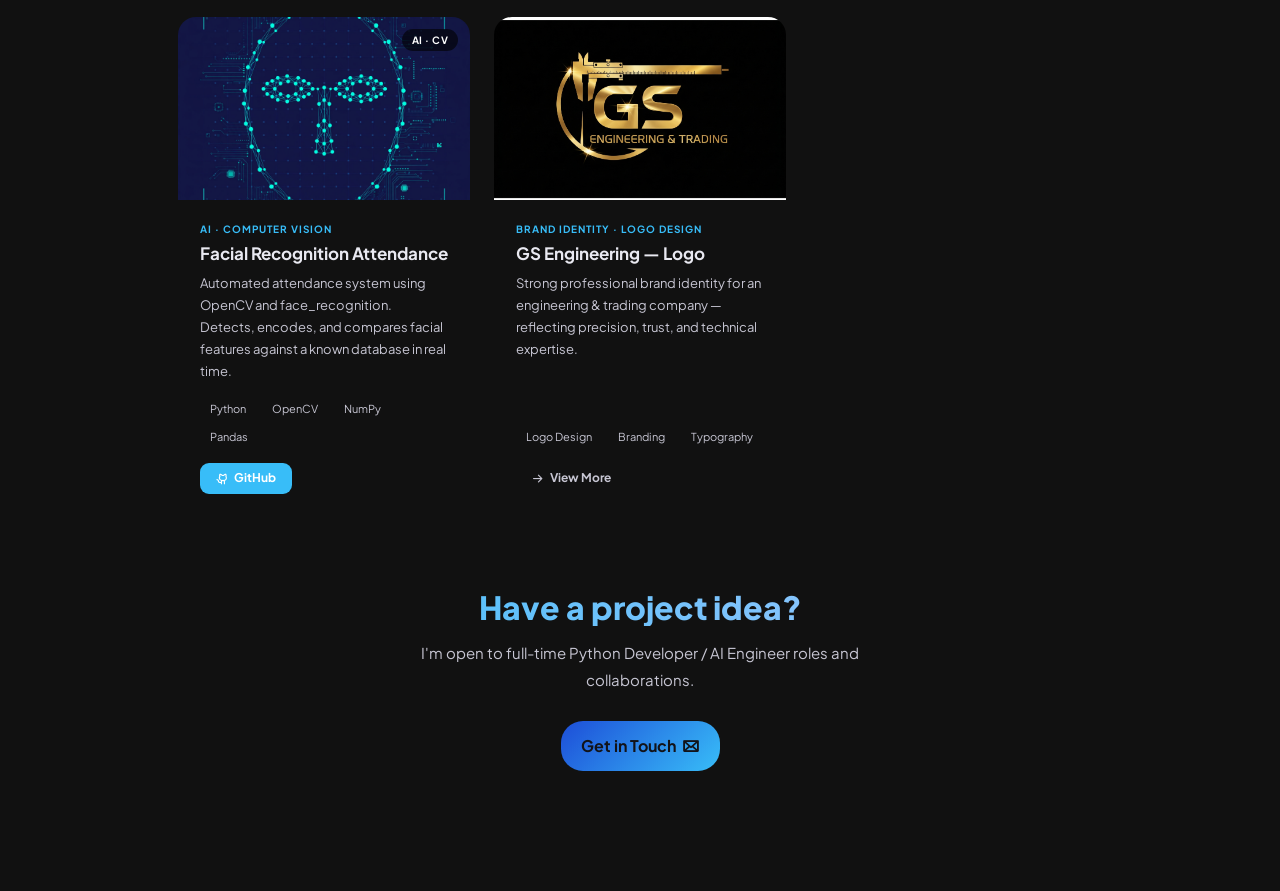
<file: pages/portfolio.html>
<!DOCTYPE html>
<html lang="en" dir="ltr">
<head>
  <meta charset="UTF-8">
  <title>Portfolio — Akshata Jadhav</title>
  <meta name="viewport" content="width=device-width, initial-scale=1, maximum-scale=1">
  <link rel="stylesheet" type="text/css" href="../css/plugins.css">
  <link rel="stylesheet" type="text/css" href="../css/main.css">
  <style>
    /* ════════════════════════════════════════════════════
       BLUE GRADIENT DESIGN SYSTEM — Akshata Jadhav
       Font: Plus Jakarta Sans (Professional, Modern)
       Palette: Deep Navy · Royal Blue · Sky Blue
    ════════════════════════════════════════════════════ */

    /* ── Universal font override ─────────────────────── */
    *, body, h1,h2,h3,h4,h5,h6,p,span,a,li,button,input,textarea,select,
    .menu__link,.btn,.btn-caption,.headline__title,.headline__subtitle,
    .h2__title,.h2__subtitle,.h2__text,.h3__title,.about-descr__text,
    .resume-lines__title,.resume-lines__source,.resume-lines__descr,.resume-lines__date,
    .achievements__number,.achievements__descr,.tools-cards__caption,.teaser__text,
    .contact-lines__title,.contact-lines__text,.logo__caption p,.avatar__block h6,
    .gallery__descr h5,.small,.rounded-tag,.trigger__caption,.menu__caption,
    .pg-title,.pg-subtitle,.pg-label,.back-link,.form-label,.sec-title,
    .tl-title,.tl-org,.tl-desc,.tl-date,.sec-h h2,.tool-pill,
    .proj-title,.proj-desc,.proj-category,.filter-btn,
    .mw-section-title,.mw-section-desc,.research-title,.research-abstract,
    .info-label,.info-value,.avail-text,.avail-sub,.social-link-label,.social-link-handle,
    .stat-number,.stat-label,.skill-chip,.skill-group-label,
    .interest-title,.interest-desc,.about-card-label,.about-card-value,
    .cert-title,.cert-org,.cert-date,.cert-desc,.cert-name {
      font-family: 'Plus Jakarta Sans', sans-serif !important;
      -webkit-font-smoothing: antialiased;
    }

    /* ── Page title gradient ─────────────────────────── */
    .pg-title {
      background: linear-gradient(135deg, #93C5FD 0%, #38BDF8 100%) !important;
      -webkit-background-clip: text !important;
      -webkit-text-fill-color: transparent !important;
      background-clip: text !important;
    }

    /* ── Main headline (index) ───────────────────────── */
    .headline__title {
      font-size: clamp(36px,5.5vw,68px) !important;
      font-weight: 800 !important;
      line-height: 1.06 !important;
      letter-spacing: -0.025em !important;
      background: linear-gradient(135deg, #93C5FD 0%, #38BDF8 100%) !important;
      -webkit-background-clip: text !important;
      -webkit-text-fill-color: transparent !important;
      background-clip: text !important;
    }

    /* ── Section headings ────────────────────────────── */
    .h2__title, .mw-section-title, .sec-title {
      font-weight: 800 !important;
      letter-spacing: -0.02em !important;
    }

    /* ── Stat / achievement numbers ──────────────────── */
    .stat-number, .achievements__number {
      background: linear-gradient(135deg, #93C5FD 0%, #38BDF8 100%) !important;
      -webkit-background-clip: text !important;
      -webkit-text-fill-color: transparent !important;
      background-clip: text !important;
      font-weight: 800 !important;
    }

    /* ── Dividers ─────────────────────────────────────── */
    .pg-divider, .mw-divider {
      background: linear-gradient(90deg, #2563EB, #38BDF8) !important;
    }

    /* ── Card hover glow ─────────────────────────────── */
    .proj-card:hover, .info-card:hover, .interest-card:hover,
    .stat-card:hover, .award-card:hover, .research-card:hover {
      border-color: #2563EB !important;
      box-shadow: 0 16px 48px rgba(37,99,235,.2) !important;
    }

    /* ── Filter active ───────────────────────────────── */
    .filter-btn.active, .filter-btn:hover {
      background: linear-gradient(135deg,#1D4ED8,#38BDF8) !important;
      border-color: transparent !important;
    }

    /* ── Form focus ──────────────────────────────────── */
    .form-input:focus, .form-textarea:focus {
      border-color: #2563EB !important;
      box-shadow: 0 0 0 3px rgba(37,99,235,.15) !important;
    }

    /* ── Download bar ────────────────────────────────── */
    .dl-bar { background: linear-gradient(135deg, #1D4ED8 0%, #38BDF8 100%) !important; }
    .dl-btn { color: #1D4ED8 !important; }

    /* ── Social hover ────────────────────────────────── */
    .social-link:hover { border-color: #2563EB !important; }

    /* ── Availability dot pulse ──────────────────────── */
    .avail-dot { background: #38BDF8 !important; }
    @keyframes pulse-blue {
      0%,100%{box-shadow:0 0 0 0 rgba(56,189,248,.5)}
      50%{box-shadow:0 0 0 7px rgba(56,189,248,0)}
    }
    .avail-dot { animation: pulse-blue 2s infinite !important; }

    /* ── Icon backgrounds ────────────────────────────── */
    .research-icon, .cert-icon {
      background: linear-gradient(135deg,#1D4ED8,#38BDF8) !important;
    }

    /* ── Skill chip dot ──────────────────────────────── */
    .skill-chip-dot { background: #38BDF8 !important; }
    .skill-chip:hover { border-color: #2563EB !important; color: #2563EB !important; }
    .tool-pill:hover { border-color: #2563EB !important; color: #2563EB !important; }

    /* ── Tl score pill ───────────────────────────────── */
    .tl-score { background: rgba(37,99,235,.14) !important; color: #60A5FA !important; }

    /* ── Submit button ───────────────────────────────── */
    .submit-btn { background: linear-gradient(135deg,#1D4ED8,#38BDF8) !important; }

    /* ── Success message ─────────────────────────────── */
    .success-msg { background:#eff6ff !important; border-color:#bfdbfe !important; }
    .success-msg p { color: #1D4ED8 !important; }

    /* ── Proj thumb placeholder gradients ────────────── */
    .proj-thumb { background: linear-gradient(135deg,#1e3a8a,#2563EB) !important; }

    .pg-wrap { max-width: 980px; margin: 0 auto; padding: 56px 28px 100px; }
    .back-link { display:inline-flex;align-items:center;gap:8px;font-size:12px;font-weight:700;letter-spacing:.06em;text-transform:uppercase;color:var(--accent);text-decoration:none;margin-bottom:52px;transition:gap .2s; }
    .back-link:hover { gap:14px; }
    .pg-label { display:flex;align-items:center;gap:9px;font-size:11px;font-weight:700;letter-spacing:.1em;text-transform:uppercase;color:var(--accent);margin-bottom:10px; }
    .pg-title { font-size:clamp(28px,5vw,46px);font-weight:800;line-height:1.12;margin:0 0 14px; }
    .pg-subtitle { font-size:15px;line-height:1.8;color:var(--text-2);max-width:620px;margin:0; }
    .pg-divider { width:52px;height:3px;margin-top:24px;background:linear-gradient(90deg,#2563EB,#38BDF8);border-radius:4px; }

    /* Filter tabs */
    .filter-bar { display:flex;flex-wrap:wrap;gap:10px;margin:48px 0 36px; }
    .filter-btn { font-size:12px;font-weight:700;letter-spacing:.05em;text-transform:uppercase;padding:8px 20px;border-radius:20px;border:1px solid var(--border);background:transparent;color:var(--text-2);cursor:pointer;transition:all .2s; }
    .filter-btn.active,.filter-btn:hover { background:var(--accent);color:#fff;border-color:var(--accent); }

    /* Project grid */
    .proj-grid { display:grid;grid-template-columns:repeat(auto-fill,minmax(280px,1fr));gap:24px; }
    .proj-card { background:var(--card);border:1px solid var(--border);border-radius:18px;overflow:hidden;transition:border-color .25s,transform .25s,box-shadow .25s;display:flex;flex-direction:column; }
    .proj-card:hover { border-color:var(--accent);transform:translateY(-4px);box-shadow:0 16px 48px rgba(0,0,0,.13); }
    .proj-thumb { width:100%;aspect-ratio:16/10;object-fit:cover;display:block;background:linear-gradient(135deg,var(--accent),var(--secondary));position:relative;overflow:hidden; }
    .proj-thumb img { width:100%;height:100%;object-fit:cover;display:block; }
    .proj-thumb-placeholder { width:100%;height:100%;display:flex;align-items:center;justify-content:center;font-size:52px; }
    .proj-body { padding:22px;display:flex;flex-direction:column;flex:1; }
    .proj-category { font-size:10px;font-weight:700;letter-spacing:.1em;text-transform:uppercase;color:var(--accent);margin-bottom:6px; }
    .proj-title { font-size:17px;font-weight:700;margin:0 0 8px;line-height:1.3; }
    .proj-desc { font-size:13px;line-height:1.7;color:var(--text-2);margin:0 0 16px;flex:1; }
    .proj-tags { display:flex;flex-wrap:wrap;gap:6px;margin-bottom:16px; }
    .proj-tag { font-size:11px;padding:3px 10px;border-radius:20px;border:1px solid var(--border);color:var(--text-2); }
    .proj-links { display:flex;gap:10px;flex-wrap:wrap; }
    .proj-link { display:inline-flex;align-items:center;gap:6px;font-size:12px;font-weight:700;padding:7px 16px;border-radius:9px;text-decoration:none;transition:all .2s; }
    .proj-link-primary { background:var(--accent);color:#fff; }
    .proj-link-primary:hover { opacity:.85; }
    .proj-link-outline { border:1px solid var(--border);color:var(--text); }
    .proj-link-outline:hover { border-color:var(--accent);color:var(--accent); }
    .proj-badge { position:absolute;top:12px;right:12px;font-size:10px;font-weight:700;padding:4px 10px;border-radius:20px;background:rgba(0,0,0,.6);color:#fff;letter-spacing:.05em; }
  </style>

  <!-- Google Fonts — Plus Jakarta Sans -->
  <link rel="preconnect" href="https://fonts.googleapis.com">
  <link rel="preconnect" href="https://fonts.gstatic.com" crossorigin>
  <link href="https://fonts.googleapis.com/css2?family=Plus+Jakarta+Sans:ital,wght@0,300;0,400;0,500;0,600;0,700;0,800;1,400&display=swap" rel="stylesheet">
</head>
<body>
  <header id="header" class="header d-flex justify-content-between">
    <div class="header__navigation">
      <nav id="menu" class="menu">
        <ul class="menu__list d-flex justify-content-start">
          <li class="menu__item"><a class="menu__link btn" href="../index.html"><span class="menu__caption">Home</span><i class="ph-bold ph-house-simple"></i></a></li>
          <li class="menu__item menu__item--active"><a class="menu__link btn" href="portfolio.html"><span class="menu__caption">Portfolio</span><i class="ph-bold ph-squares-four"></i></a></li>
          <li class="menu__item"><a class="menu__link btn" href="my_work.html"><span class="menu__caption">My Work</span><i class="ph-bold ph-briefcase"></i></a></li>
          <li class="menu__item"><a class="menu__link btn" href="about.html"><span class="menu__caption">About Me</span><i class="ph-bold ph-user"></i></a></li>
          <li class="menu__item"><a class="menu__link btn" href="resume.html"><span class="menu__caption">Resume</span><i class="ph-bold ph-article"></i></a></li>
          <li class="menu__item"><a class="menu__link btn" href="contact.html"><span class="menu__caption">Contact</span><i class="ph-bold ph-envelope"></i></a></li>
        </ul>
      </nav>
    </div>
    <div class="header__controls d-flex justify-content-end">
      <button id="color-switcher" class="color-switcher header__switcher btn" type="button" role="switch" aria-label="light/dark mode" aria-checked="true"></button>
      <a class="header__trigger btn" href="mailto:akshatajadhav7902@gmail.com?subject=Message%20from%20your%20site"><span class="trigger__caption">Let's Talk</span><i class="ph-bold ph-chat-dots"></i></a>
    </div>
  </header>

  <div class="pg-wrap">
    <a class="back-link" href="../index.html"><i class="ph-bold ph-arrow-left"></i> Back to Home</a>

    <!-- Hero -->
    <div style="margin-bottom:0;">
      <p class="pg-label">
        <svg xmlns="http://www.w3.org/2000/svg" width="13" height="13" viewBox="0 0 13 13" fill="currentColor"><path d="M5.6,12.6c-0.5-0.8-0.7-2.4-1.7-3.5c-1-1-2.7-1.2-3.5-1.7C-0.1,7-0.1,6,0.4,5.6c0.8-0.5,2.3-0.6,3.5-1.8C5,2.8,5.1,1.2,5.6,0.4C6-0.1,7-0.1,7.4,0.4c0.5,0.8,0.7,2.4,1.8,3.5c1.2,1.2,2.6,1.2,3.5,1.7c0.6,0.4,0.6,1.4,0,1.7C11.8,7.9,10.2,8,9.1,9.1c-1,1-1.2,2.7-1.7,3.5C7,13.1,6,13.1,5.6,12.6z"/></svg>
        Portfolio
      </p>
      <h1 class="pg-title">Featured Projects &amp;<br>Case Studies</h1>
      <p class="pg-subtitle">A collection of real-world applications, AI-powered tools, and web platforms I've built — from backend APIs to full-stack products.</p>
      <div class="pg-divider"></div>
    </div>

    <!-- Filter -->
    <div class="filter-bar">
      <button class="filter-btn active" onclick="filter(this,'all')">All</button>
      <button class="filter-btn" onclick="filter(this,'fullstack')">Full Stack</button>
      <button class="filter-btn" onclick="filter(this,'ai')">AI / LLM</button>
      <button class="filter-btn" onclick="filter(this,'django')">Django</button>
      <button class="filter-btn" onclick="filter(this,'design')">UI Design</button>
      <button class="filter-btn" onclick="filter(this,'research')">Research</button>
    </div>

    <!-- Grid -->
    <div class="proj-grid">

      <!-- Deepfake Research Paper — Published -->
      <div class="proj-card" data-cat="research ai" style="border-color:rgba(37,99,235,.35);">
        <div class="proj-thumb" style="background:linear-gradient(135deg,#1e3a8a,#1D4ED8);">
          <div class="proj-thumb-placeholder">&#128737;</div>
          <span class="proj-badge">&#128196; Published</span>
        </div>
        <div class="proj-body">
          <p class="proj-category">Research · AI · Cybersecurity</p>
          <h3 class="proj-title">Deepfake Technology in the Social Media Ecosystem</h3>
          <p class="proj-desc">Published research on GAN-driven deepfake risks — covering misinformation, identity theft, and digital trust erosion. Includes CNN/RNN detection analysis and 4 real Indian case studies. Presented at National Students' Research &amp; Innovation Conference 2026 (ISBN: 978-81-995561-8-8).</p>
          <div class="proj-tags">
            <span class="proj-tag">GANs</span>
            <span class="proj-tag">CNN / RNN</span>
            <span class="proj-tag">Social Media</span>
            <span class="proj-tag">Digital Trust</span>
            <span class="proj-tag">Cybersecurity</span>
          </div>
          <div class="proj-links">
            <a class="proj-link proj-link-primary" href="https://www.linkedin.com/posts/akshata-jadhav-782679255_research-paper-certificate-activity-7436821556766613506-cCwh" target="_blank"><i class="ph-bold ph-certificate"></i> Certificate</a>
            <a class="proj-link proj-link-outline" href="my_work.html"><i class="ph-bold ph-arrow-right"></i> Details</a>
          </div>
        </div>
      </div>

      <!-- DB Chatbot -->
      <div class="proj-card" data-cat="ai fullstack">
        <div class="proj-thumb" style="background:linear-gradient(135deg,#1e3a8a,#2563EB);">
          <div class="proj-thumb-placeholder">🤖</div>
          <span class="proj-badge">AI + LLM</span>
        </div>
        <div class="proj-body">
          <p class="proj-category">AI · Full Stack</p>
          <h3 class="proj-title">DB Chatbot — NL to SQL</h3>
          <p class="proj-desc">Converts plain English to MySQL queries using Groq Llama3. Features voice input, real-time dashboard, JWT auth, and one-click rollback for write operations.</p>
          <div class="proj-tags">
            <span class="proj-tag">React</span>
            <span class="proj-tag">FastAPI</span>
            <span class="proj-tag">Groq AI</span>
            <span class="proj-tag">MySQL</span>
            <span class="proj-tag">JWT</span>
          </div>
          <div class="proj-links">
            <a class="proj-link proj-link-primary" href="https://github.com/akshatajadhav79/db-chatbot" target="_blank"><i class="ph-bold ph-github-logo"></i> GitHub</a>
            <a class="proj-link proj-link-outline" href="my_work.html"><i class="ph-bold ph-arrow-right"></i> Details</a>
          </div>
        </div>
      </div>

      <!-- Build Foridge -->
      <div class="proj-card" data-cat="fullstack django">
        <div class="proj-thumb">
          <img src="../img/works/BF.png" alt="Build Foridge" onerror="this.style.display='none';this.nextSibling.style.display='flex'">
          <div class="proj-thumb-placeholder" style="display:none">🏠</div>
          <span class="proj-badge">Live</span>
        </div>
        <div class="proj-body">
          <p class="proj-category">Django · Full Stack</p>
          <h3 class="proj-title">Build Foridge — Real Estate</h3>
          <p class="proj-desc">99acres-inspired platform with property listings, advanced search, engineer portfolios, and client-builder communication modules.</p>
          <div class="proj-tags">
            <span class="proj-tag">Django</span>
            <span class="proj-tag">MySQL</span>
            <span class="proj-tag">Python</span>
            <span class="proj-tag">Bootstrap</span>
          </div>
          <div class="proj-links">
            
            <a class="proj-link proj-link-outline" href="https://github.com/akshatajadhav79" target="_blank"><i class="ph-bold ph-github-logo"></i> Code</a>
          </div>
        </div>
      </div>

      <!-- Swasti AI -->
      <div class="proj-card" data-cat="ai fullstack">
        <div class="proj-thumb">
          <img src="../img/works/Swasti-AI.png" alt="Swasti AI" onerror="this.style.display='none';this.nextSibling.style.display='flex'">
          <div class="proj-thumb-placeholder" style="display:none">💊</div>
          <span class="proj-badge">AI</span>
        </div>
        <div class="proj-body">
          <p class="proj-category">AI · Healthcare</p>
          <h3 class="proj-title">Swasti AI — Health Chatbot</h3>
          <p class="proj-desc">AI-powered healthcare chatbot using FastAPI and React integrated with LLM models for intelligent, real-time health guidance with MongoDB storage.</p>
          <div class="proj-tags">
            <span class="proj-tag">FastAPI</span>
            <span class="proj-tag">LLM</span>
            <span class="proj-tag">React</span>
            <span class="proj-tag">MongoDB</span>
          </div>
          <div class="proj-links">
            <a class="proj-link proj-link-primary" href="https://github.com/akshatajadhav79" target="_blank"><i class="ph-bold ph-github-logo"></i> GitHub</a>
          </div>
        </div>
      </div>

      <!-- Library -->
      <div class="proj-card" data-cat="ai">
        <div class="proj-thumb">
          <img src="../img/works/db-chatbot-cover.png" alt="DB Chatbot" onerror="this.style.display='none';this.nextSibling.style.display='flex'">
          <div class="proj-thumb-placeholder" style="display:none">📚</div>
        </div>
        <div class="proj-body">
          <p class="proj-category">AI · LLM</p>
          <h3 class="proj-title">DB Chatbot — Natural Language to SQL</h3>
          <p class="proj-desc">Natural-language database assistant that converts plain-English questions into SQL queries and returns instant answers with charts. FastAPI backend powered by Groq Llama 3, React frontend, and MySQL.</p>
          <div class="proj-tags">
            <span class="proj-tag">FastAPI</span>
            <span class="proj-tag">LLM</span>
            <span class="proj-tag">React</span>
            <span class="proj-tag">MySQL</span>
          </div>
          <div class="proj-links">
            <a class="proj-link proj-link-primary" href="https://github.com/akshatajadhav79/db-chatbot" target="_blank"><i class="ph-bold ph-github-logo"></i> GitHub</a>
          </div>
        </div>
      </div>

      <!-- Wedding Planner -->
      <div class="proj-card" data-cat="fullstack django">
        <div class="proj-thumb">
          <img src="../img/works/wp.png" alt="Wedding Planner" onerror="this.style.display='none';this.nextSibling.style.display='flex'">
          <div class="proj-thumb-placeholder" style="display:none">💍</div>
        </div>
        <div class="proj-body">
          <p class="proj-category">Django · Web App</p>
          <h3 class="proj-title">Wedding Planner</h3>
          <p class="proj-desc">Event planning platform where users browse and book vendors — caterers, photographers — with secure profile management and booking history.</p>
          <div class="proj-tags">
            <span class="proj-tag">Django</span>
            <span class="proj-tag">MySQL</span>
            <span class="proj-tag">Python</span>
          </div>
          <div class="proj-links">
            <a class="proj-link proj-link-primary" href="https://github.com/akshatajadhav79" target="_blank"><i class="ph-bold ph-github-logo"></i> GitHub</a>
          </div>
        </div>
      </div>

      <!-- Facial Recognition -->
      <div class="proj-card" data-cat="ai">
        <div class="proj-thumb">
          <img src="../img/works/facecheck-cover.png" alt="FaceCheck">
          <span class="proj-badge">AI · CV</span>
        </div>
        <div class="proj-body">
          <p class="proj-category">AI · Computer Vision</p>
          <h3 class="proj-title">Facial Recognition Attendance</h3>
          <p class="proj-desc">Automated attendance system using OpenCV and face_recognition. Detects, encodes, and compares facial features against a known database in real time.</p>
          <div class="proj-tags">
            <span class="proj-tag">Python</span>
            <span class="proj-tag">OpenCV</span>
            <span class="proj-tag">NumPy</span>
            <span class="proj-tag">Pandas</span>
          </div>
          <div class="proj-links">
            <a class="proj-link proj-link-primary" href="https://github.com/akshatajadhav79" target="_blank"><i class="ph-bold ph-github-logo"></i> GitHub</a>
          </div>
        </div>
      </div>

      <!-- Logo Design -->
      <div class="proj-card" data-cat="design">
        <div class="proj-thumb">
          <img src="../img/works/LG.png" alt="GS Logo" onerror="this.style.display='none';this.nextSibling.style.display='flex'">
          <div class="proj-thumb-placeholder" style="display:none">⚙️</div>
        </div>
        <div class="proj-body">
          <p class="proj-category">Brand Identity · Logo Design</p>
          <h3 class="proj-title">GS Engineering — Logo</h3>
          <p class="proj-desc">Strong professional brand identity for an engineering & trading company — reflecting precision, trust, and technical expertise.</p>
          <div class="proj-tags">
            <span class="proj-tag">Logo Design</span>
            <span class="proj-tag">Branding</span>
            <span class="proj-tag">Typography</span>
          </div>
          <div class="proj-links">
            <a class="proj-link proj-link-outline" href="my_work.html"><i class="ph-bold ph-arrow-right"></i> View More</a>
          </div>
        </div>
      </div>

    </div><!-- /grid -->

    <!-- CTA -->
    <div style="text-align:center;padding:72px 0 20px;">
      <center>
      <h2 style="font-size:clamp(22px,4vw,32px);font-weight:800;margin:0 0 14px;">Have a project idea?</h2></center>
      <p style="color:var(--text-2);font-size:15px;max-width:440px;margin:0 auto 28px;line-height:1.75;">I'm open to full-time Python Developer / AI Engineer roles and collaborations.</p>
      <a class="btn btn-default btn-hover btn-hover-accent" href="contact.html"><span class="btn-caption">Get in Touch</span><i class="ph-bold ph-envelope"></i></a>
    </div>
  </div>

  <script src="../js/libs.min.js"></script>
  <script src="../js/app.js"></script>
  <script>
    function filter(btn, cat) {
      document.querySelectorAll('.filter-btn').forEach(b => b.classList.remove('active'));
      btn.classList.add('active');
      document.querySelectorAll('.proj-card').forEach(card => {
        const cats = card.dataset.cat || '';
        card.style.display = (cat === 'all' || cats.includes(cat)) ? '' : 'none';
      });
    }
  </script>
</body>
</html>
</file>
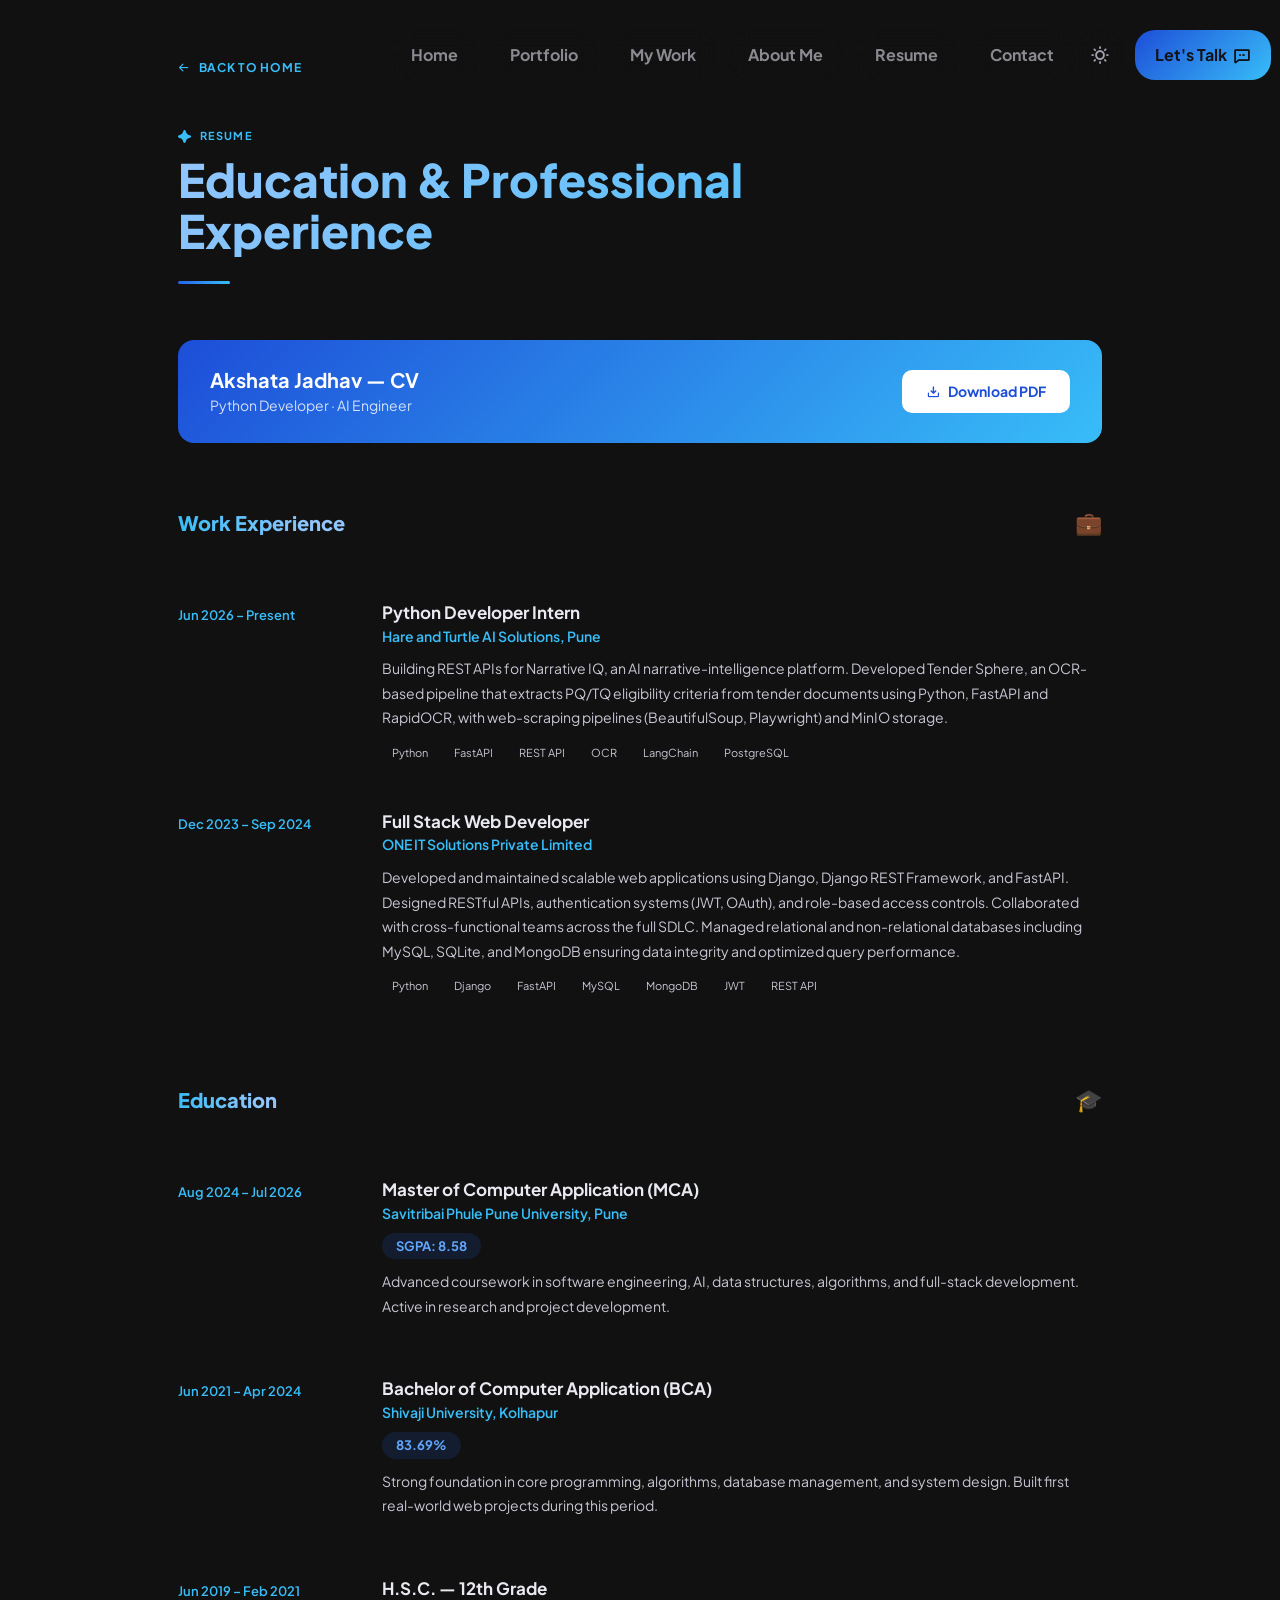
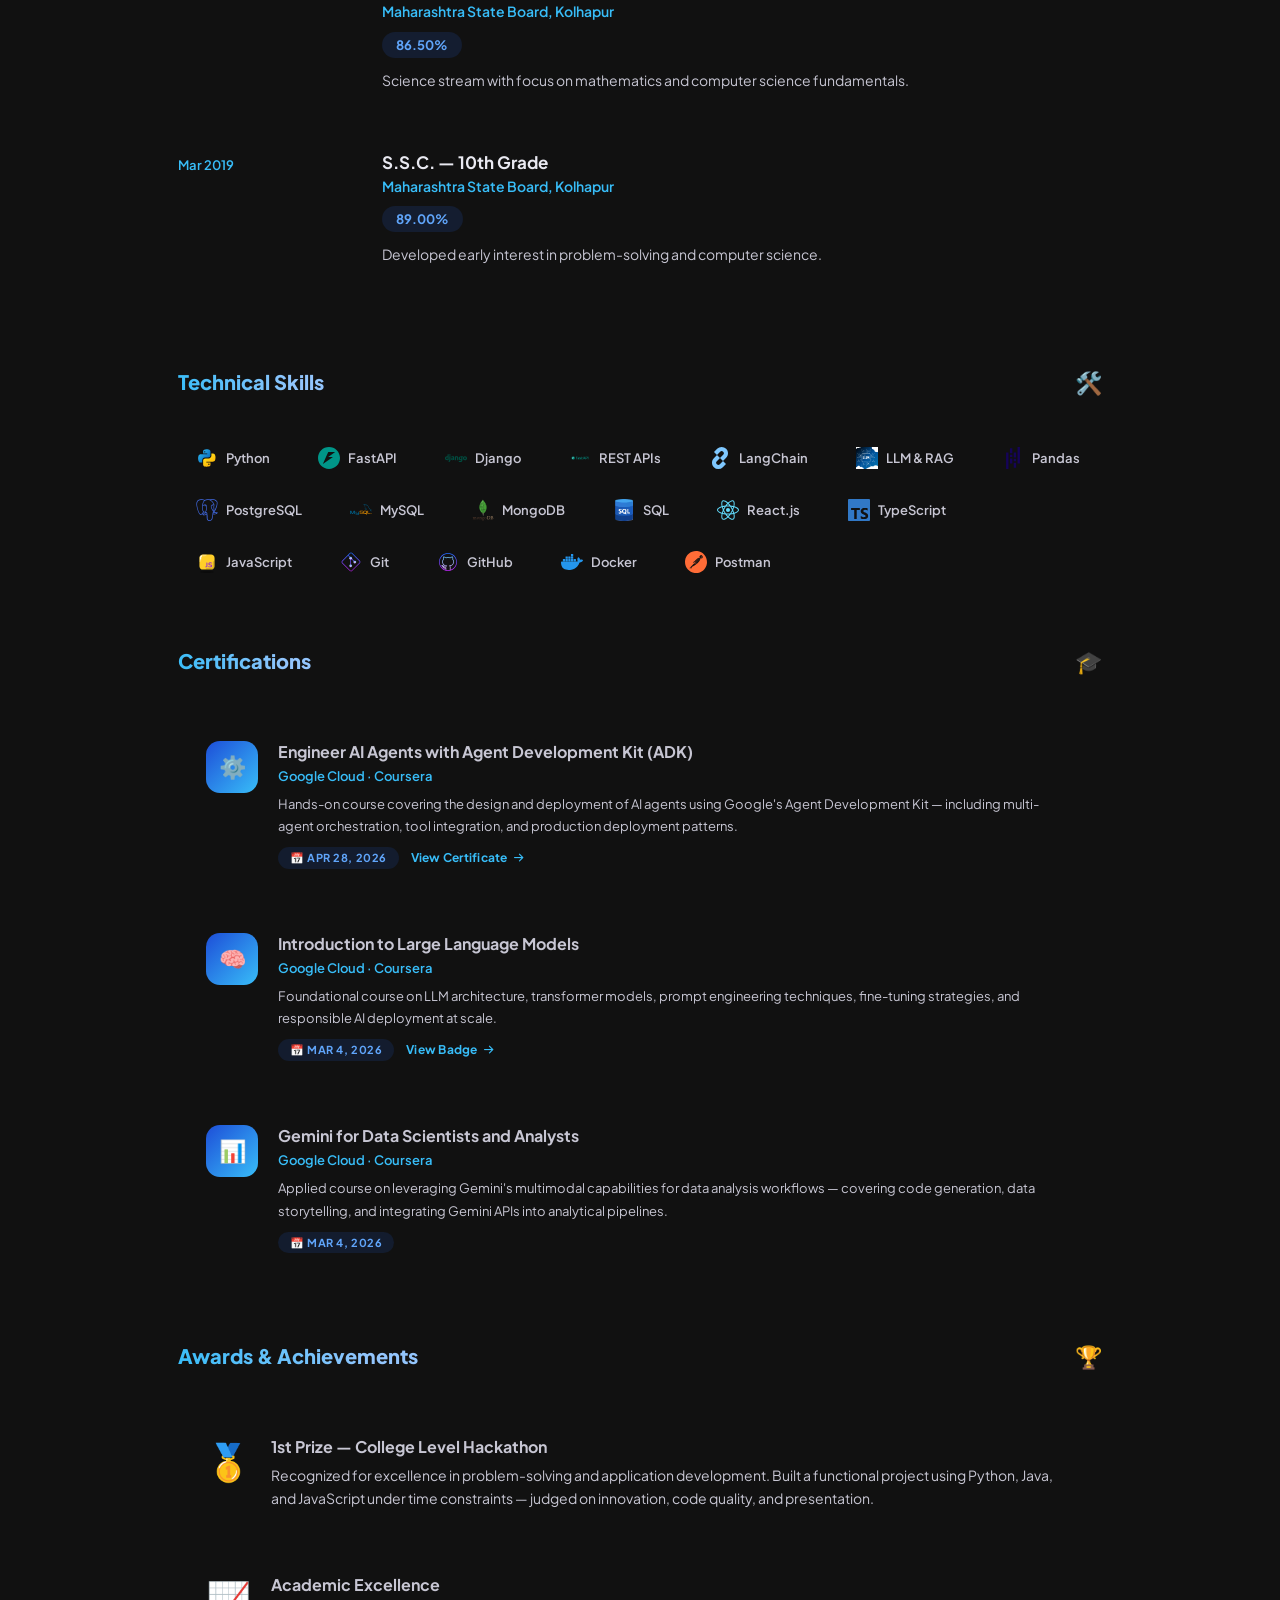
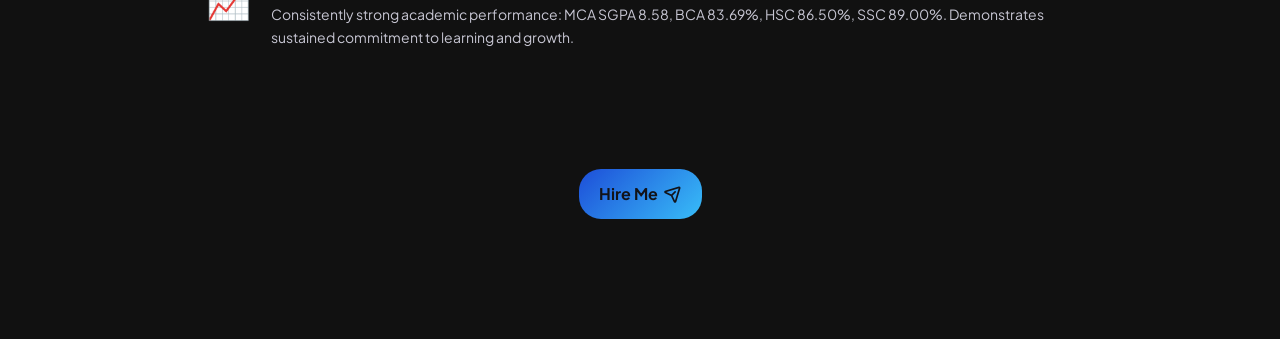
<file: pages/resume.html>
<!DOCTYPE html>
<html lang="en" dir="ltr">
<head>
  <meta charset="UTF-8">
  <title>Resume — Akshata Jadhav</title>
  <meta name="viewport" content="width=device-width, initial-scale=1, maximum-scale=1">
  <link rel="stylesheet" type="text/css" href="../css/plugins.css">
  <link rel="stylesheet" type="text/css" href="../css/main.css">
  <style>
    /* ════════════════════════════════════════════════════
       BLUE GRADIENT DESIGN SYSTEM — Akshata Jadhav
       Font: Plus Jakarta Sans (Professional, Modern)
       Palette: Deep Navy · Royal Blue · Sky Blue
    ════════════════════════════════════════════════════ */

    /* ── Universal font override ─────────────────────── */
    *, body, h1,h2,h3,h4,h5,h6,p,span,a,li,button,input,textarea,select,
    .menu__link,.btn,.btn-caption,.headline__title,.headline__subtitle,
    .h2__title,.h2__subtitle,.h2__text,.h3__title,.about-descr__text,
    .resume-lines__title,.resume-lines__source,.resume-lines__descr,.resume-lines__date,
    .achievements__number,.achievements__descr,.tools-cards__caption,.teaser__text,
    .contact-lines__title,.contact-lines__text,.logo__caption p,.avatar__block h6,
    .gallery__descr h5,.small,.rounded-tag,.trigger__caption,.menu__caption,
    .pg-title,.pg-subtitle,.pg-label,.back-link,.form-label,.sec-title,
    .tl-title,.tl-org,.tl-desc,.tl-date,.sec-h h2,.tool-pill,
    .proj-title,.proj-desc,.proj-category,.filter-btn,
    .mw-section-title,.mw-section-desc,.research-title,.research-abstract,
    .info-label,.info-value,.avail-text,.avail-sub,.social-link-label,.social-link-handle,
    .stat-number,.stat-label,.skill-chip,.skill-group-label,
    .interest-title,.interest-desc,.about-card-label,.about-card-value,
    .cert-title,.cert-org,.cert-date,.cert-desc,.cert-name {
      font-family: 'Plus Jakarta Sans', sans-serif !important;
      -webkit-font-smoothing: antialiased;
    }

    /* ── Page title gradient ─────────────────────────── */
    .pg-title {
      background: linear-gradient(135deg, #93C5FD 0%, #38BDF8 100%) !important;
      -webkit-background-clip: text !important;
      -webkit-text-fill-color: transparent !important;
      background-clip: text !important;
    }

    /* ── Main headline (index) ───────────────────────── */
    .headline__title {
      font-size: clamp(36px,5.5vw,68px) !important;
      font-weight: 800 !important;
      line-height: 1.06 !important;
      letter-spacing: -0.025em !important;
      background: linear-gradient(135deg, #93C5FD 0%, #38BDF8 100%) !important;
      -webkit-background-clip: text !important;
      -webkit-text-fill-color: transparent !important;
      background-clip: text !important;
    }

    /* ── Section headings ────────────────────────────── */
    .h2__title, .mw-section-title, .sec-title {
      font-weight: 800 !important;
      letter-spacing: -0.02em !important;
    }

    /* ── Stat / achievement numbers ──────────────────── */
    .stat-number, .achievements__number {
      background: linear-gradient(135deg, #93C5FD 0%, #38BDF8 100%) !important;
      -webkit-background-clip: text !important;
      -webkit-text-fill-color: transparent !important;
      background-clip: text !important;
      font-weight: 800 !important;
    }

    /* ── Dividers ─────────────────────────────────────── */
    .pg-divider, .mw-divider {
      background: linear-gradient(90deg, #2563EB, #38BDF8) !important;
    }

    /* ── Card hover glow ─────────────────────────────── */
    .proj-card:hover, .info-card:hover, .interest-card:hover,
    .stat-card:hover, .award-card:hover, .research-card:hover {
      border-color: #2563EB !important;
      box-shadow: 0 16px 48px rgba(37,99,235,.2) !important;
    }

    /* ── Filter active ───────────────────────────────── */
    .filter-btn.active, .filter-btn:hover {
      background: linear-gradient(135deg,#1D4ED8,#38BDF8) !important;
      border-color: transparent !important;
    }

    /* ── Form focus ──────────────────────────────────── */
    .form-input:focus, .form-textarea:focus {
      border-color: #2563EB !important;
      box-shadow: 0 0 0 3px rgba(37,99,235,.15) !important;
    }

    /* ── Download bar ────────────────────────────────── */
    .dl-bar { background: linear-gradient(135deg, #1D4ED8 0%, #38BDF8 100%) !important; }
    .dl-btn { color: #1D4ED8 !important; }

    /* ── Social hover ────────────────────────────────── */
    .social-link:hover { border-color: #2563EB !important; }

    /* ── Availability dot pulse ──────────────────────── */
    .avail-dot { background: #38BDF8 !important; }
    @keyframes pulse-blue {
      0%,100%{box-shadow:0 0 0 0 rgba(56,189,248,.5)}
      50%{box-shadow:0 0 0 7px rgba(56,189,248,0)}
    }
    .avail-dot { animation: pulse-blue 2s infinite !important; }

    /* ── Icon backgrounds ────────────────────────────── */
    .research-icon, .cert-icon {
      background: linear-gradient(135deg,#1D4ED8,#38BDF8) !important;
    }

    /* ── Skill chip dot ──────────────────────────────── */
    .skill-chip-dot { background: #38BDF8 !important; }
    .skill-chip:hover { border-color: #2563EB !important; color: #2563EB !important; }
    .tool-pill:hover { border-color: #2563EB !important; color: #2563EB !important; }

    /* ── Tl score pill ───────────────────────────────── */
    .tl-score { background: rgba(37,99,235,.14) !important; color: #60A5FA !important; }

    /* ── Submit button ───────────────────────────────── */
    .submit-btn { background: linear-gradient(135deg,#1D4ED8,#38BDF8) !important; }

    /* ── Success message ─────────────────────────────── */
    .success-msg { background:#eff6ff !important; border-color:#bfdbfe !important; }
    .success-msg p { color: #1D4ED8 !important; }

    /* ── Proj thumb placeholder gradients ────────────── */
    .proj-thumb { background: linear-gradient(135deg,#1e3a8a,#2563EB) !important; }

    .pg-wrap { max-width: 980px; margin: 0 auto; padding: 56px 28px 100px; }
    .back-link { display:inline-flex;align-items:center;gap:8px;font-size:12px;font-weight:700;letter-spacing:.06em;text-transform:uppercase;color:var(--accent);text-decoration:none;margin-bottom:52px;transition:gap .2s; }
    .back-link:hover { gap:14px; }
    .pg-label { display:flex;align-items:center;gap:9px;font-size:11px;font-weight:700;letter-spacing:.1em;text-transform:uppercase;color:var(--accent);margin-bottom:10px; }
    .pg-title { font-size:clamp(28px,5vw,46px);font-weight:800;line-height:1.12;margin:0 0 14px; }
    .pg-divider { width:52px;height:3px;margin-top:24px;margin-bottom:56px;background:linear-gradient(90deg,#2563EB,#38BDF8);border-radius:4px; }
    .sec-block { margin-bottom:64px; }
    .sec-h { display:flex;align-items:center;justify-content:space-between;margin-bottom:28px;padding-bottom:12px;border-bottom:2px solid var(--border); }
    .sec-h h2 { font-size:20px;font-weight:800;margin:0; }
    .sec-h-icon { font-size:22px; }

    /* Timeline */
    .timeline { display:flex;flex-direction:column;gap:0; }
    .tl-item { display:grid;grid-template-columns:180px 1fr;gap:24px;padding:24px 0;border-bottom:1px solid var(--border);position:relative; }
    .tl-item:last-child { border-bottom:none; }
    @media(max-width:600px){ .tl-item { grid-template-columns:1fr; gap:8px; } }
    .tl-date { font-size:13px;font-weight:600;color:var(--accent);padding-top:4px;flex-shrink:0; }
    .tl-body {}
    .tl-title { font-size:17px;font-weight:700;margin:0 0 4px; }
    .tl-org { font-size:14px;color:var(--accent);font-weight:600;margin:0 0 10px; }
    .tl-org a { color:var(--accent);text-decoration:none; }
    .tl-desc { font-size:14px;line-height:1.75;color:var(--text-2);margin:0 0 12px; }
    .tl-tags { display:flex;flex-wrap:wrap;gap:6px; }
    .tl-tag { font-size:11px;padding:3px 10px;border-radius:20px;border:1px solid var(--border);color:var(--text-2); }
    .tl-score { display:inline-flex;align-items:center;gap:6px;font-size:13px;font-weight:700;padding:4px 14px;border-radius:20px;background:color-mix(in srgb,var(--accent) 12%,transparent);color:var(--accent);margin-bottom:10px; }

    /* Tools grid */
    .tools-pg { display:flex;flex-wrap:wrap;gap:12px; }
    .tool-pill { display:inline-flex;align-items:center;gap:8px;padding:9px 18px;border-radius:25px;border:1px solid var(--border);background:var(--card);font-size:13px;font-weight:600;transition:all .2s; }
    .tool-pill:hover { border-color:var(--accent);color:var(--accent); }
    .tool-pill img { width:22px;height:22px;object-fit:contain; }

    /* Award */
    .award-card { background:var(--card);border:1px solid var(--border);border-radius:16px;padding:24px 28px;display:flex;align-items:flex-start;gap:20px;transition:border-color .25s,transform .25s; }
    .award-card:hover { border-color:var(--accent);transform:translateY(-2px); }
    .award-icon { font-size:36px;flex-shrink:0; }
    .award-title { font-size:16px;font-weight:700;margin:0 0 6px; }
    .award-desc { font-size:14px;color:var(--text-2);line-height:1.65;margin:0; }

    /* Download bar */
    .dl-bar { background:linear-gradient(135deg,var(--accent),var(--secondary));border-radius:16px;padding:28px 32px;display:flex;align-items:center;justify-content:space-between;gap:20px;flex-wrap:wrap;margin-bottom:64px; }
    .dl-bar h3 { color:#fff;font-size:20px;font-weight:700;margin:0 0 4px; }
    .dl-bar p { color:rgba(255,255,255,.8);font-size:14px;margin:0; }
    .dl-btn { display:inline-flex;align-items:center;gap:8px;background:#fff;color:var(--accent);font-size:14px;font-weight:700;padding:12px 24px;border-radius:10px;text-decoration:none;transition:transform .2s; }
    .dl-btn:hover { transform:scale(1.04); }

        .cert-grid { display:flex;flex-direction:column;gap:16px; }
        .cert-card { background:var(--card);border:1px solid var(--border);border-radius:16px;padding:24px 28px;display:flex;align-items:flex-start;gap:20px;transition:border-color .25s,transform .25s; }
        .cert-card:hover { border-color:#2563EB;transform:translateY(-2px);box-shadow:0 12px 40px rgba(37,99,235,.15); }
        .cert-icon { width:52px;height:52px;border-radius:14px;background:linear-gradient(135deg,#1D4ED8,#38BDF8);display:flex;align-items:center;justify-content:center;font-size:22px;flex-shrink:0; }
        .cert-meta { flex:1; }
        .cert-name { font-size:16px;font-weight:700;margin:0 0 4px;color:var(--text); }
        .cert-org { font-size:13px;font-weight:600;color:#38BDF8;margin:0 0 8px; }
        .cert-desc { font-size:13px;line-height:1.7;color:var(--text-2);margin:0 0 10px; }
        .cert-footer { display:flex;align-items:center;gap:12px;flex-wrap:wrap; }
        .cert-date-badge { display:inline-flex;align-items:center;gap:6px;font-size:11px;font-weight:700;letter-spacing:.05em;text-transform:uppercase;padding:3px 12px;border-radius:20px;background:rgba(37,99,235,.13);color:#60A5FA; }
        .cert-link { display:inline-flex;align-items:center;gap:5px;font-size:12px;font-weight:700;color:var(--accent);text-decoration:none;letter-spacing:.02em;transition:gap .2s; }
        .cert-link:hover { gap:9px; }
      
  </style>

  <!-- Google Fonts — Plus Jakarta Sans -->
  <link rel="preconnect" href="https://fonts.googleapis.com">
  <link rel="preconnect" href="https://fonts.gstatic.com" crossorigin>
  <link href="https://fonts.googleapis.com/css2?family=Plus+Jakarta+Sans:ital,wght@0,300;0,400;0,500;0,600;0,700;0,800;1,400&display=swap" rel="stylesheet">
</head>
<body>
  <header id="header" class="header d-flex justify-content-between">
    <div class="header__navigation">
      <nav id="menu" class="menu">
        <ul class="menu__list d-flex justify-content-start">
          <li class="menu__item"><a class="menu__link btn" href="../index.html"><span class="menu__caption">Home</span><i class="ph-bold ph-house-simple"></i></a></li>
          <li class="menu__item"><a class="menu__link btn" href="portfolio.html"><span class="menu__caption">Portfolio</span><i class="ph-bold ph-squares-four"></i></a></li>
          <li class="menu__item"><a class="menu__link btn" href="my_work.html"><span class="menu__caption">My Work</span><i class="ph-bold ph-briefcase"></i></a></li>
          <li class="menu__item"><a class="menu__link btn" href="about.html"><span class="menu__caption">About Me</span><i class="ph-bold ph-user"></i></a></li>
          <li class="menu__item menu__item--active"><a class="menu__link btn" href="resume.html"><span class="menu__caption">Resume</span><i class="ph-bold ph-article"></i></a></li>
          <li class="menu__item"><a class="menu__link btn" href="contact.html"><span class="menu__caption">Contact</span><i class="ph-bold ph-envelope"></i></a></li>
        </ul>
      </nav>
    </div>
    <div class="header__controls d-flex justify-content-end">
      <button id="color-switcher" class="color-switcher header__switcher btn" type="button" role="switch" aria-label="light/dark mode" aria-checked="true"></button>
      <a class="header__trigger btn" href="mailto:akshatajadhav7902@gmail.com?subject=Message%20from%20your%20site"><span class="trigger__caption">Let's Talk</span><i class="ph-bold ph-chat-dots"></i></a>
    </div>
  </header>

  <div class="pg-wrap">
    <a class="back-link" href="../index.html"><i class="ph-bold ph-arrow-left"></i> Back to Home</a>

    <p class="pg-label">
      <svg xmlns="http://www.w3.org/2000/svg" width="13" height="13" viewBox="0 0 13 13" fill="currentColor"><path d="M5.6,12.6c-0.5-0.8-0.7-2.4-1.7-3.5c-1-1-2.7-1.2-3.5-1.7C-0.1,7-0.1,6,0.4,5.6c0.8-0.5,2.3-0.6,3.5-1.8C5,2.8,5.1,1.2,5.6,0.4C6-0.1,7-0.1,7.4,0.4c0.5,0.8,0.7,2.4,1.8,3.5c1.2,1.2,2.6,1.2,3.5,1.7c0.6,0.4,0.6,1.4,0,1.7C11.8,7.9,10.2,8,9.1,9.1c-1,1-1.2,2.7-1.7,3.5C7,13.1,6,13.1,5.6,12.6z"/></svg>
      Resume
    </p>
    <h1 class="pg-title">Education &amp; Professional<br>Experience</h1>
    <div class="pg-divider"></div>

    <!-- Download bar -->
    <div class="dl-bar">
      <div>
        <h3>Akshata Jadhav — CV</h3>
        <p>Python Developer · AI Engineer</p>
      </div>
      <a class="dl-btn" href="../img/Akshata_Jadhav_Resume.pdf" download><i class="ph-bold ph-download-simple"></i> Download PDF</a>
    </div>

    <!-- Experience -->
    <div class="sec-block">
      <div class="sec-h">
        <h2>Work Experience</h2>
        <span class="sec-h-icon">💼</span>
      </div>
      <div class="timeline">
        <div class="tl-item">
          <div class="tl-date">Jun 2026 – Present</div>
          <div class="tl-body">
            <h3 class="tl-title">Python Developer Intern</h3>
            <p class="tl-org"><a href="#" target="_blank">Hare and Turtle AI Solutions, Pune</a></p>
            <p class="tl-desc">Building REST APIs for Narrative IQ, an AI narrative-intelligence platform. Developed Tender Sphere, an OCR-based pipeline that extracts PQ/TQ eligibility criteria from tender documents using Python, FastAPI and RapidOCR, with web-scraping pipelines (BeautifulSoup, Playwright) and MinIO storage.</p>
            <div class="tl-tags">
              <span class="tl-tag">Python</span><span class="tl-tag">FastAPI</span><span class="tl-tag">REST API</span><span class="tl-tag">OCR</span><span class="tl-tag">LangChain</span><span class="tl-tag">PostgreSQL</span>
            </div>
          </div>
        </div>
        <div class="tl-item">
          <div class="tl-date">Dec 2023 – Sep 2024</div>
          <div class="tl-body">
            <h3 class="tl-title">Full Stack Web Developer</h3>
            <p class="tl-org"><a href="#" target="_blank">ONE IT Solutions Private Limited</a></p>
            <p class="tl-desc">Developed and maintained scalable web applications using Django, Django REST Framework, and FastAPI. Designed RESTful APIs, authentication systems (JWT, OAuth), and role-based access controls. Collaborated with cross-functional teams across the full SDLC. Managed relational and non-relational databases including MySQL, SQLite, and MongoDB ensuring data integrity and optimized query performance.</p>
            <div class="tl-tags">
              <span class="tl-tag">Python</span><span class="tl-tag">Django</span><span class="tl-tag">FastAPI</span><span class="tl-tag">MySQL</span><span class="tl-tag">MongoDB</span><span class="tl-tag">JWT</span><span class="tl-tag">REST API</span>
            </div>
          </div>
        </div>
      </div>
    </div>

    <!-- Education -->
    <div class="sec-block">
      <div class="sec-h">
        <h2>Education</h2>
        <span class="sec-h-icon">🎓</span>
      </div>
      <div class="timeline">
        <div class="tl-item">
          <div class="tl-date">Aug 2024 – Jul 2026</div>
          <div class="tl-body">
            <h3 class="tl-title">Master of Computer Application (MCA)</h3>
            <p class="tl-org">Savitribai Phule Pune University, Pune</p>
            <span class="tl-score">SGPA: 8.58</span>
            <p class="tl-desc">Advanced coursework in software engineering, AI, data structures, algorithms, and full-stack development. Active in research and project development.</p>
          </div>
        </div>
        <div class="tl-item">
          <div class="tl-date">Jun 2021 – Apr 2024</div>
          <div class="tl-body">
            <h3 class="tl-title">Bachelor of Computer Application (BCA)</h3>
            <p class="tl-org">Shivaji University, Kolhapur</p>
            <span class="tl-score">83.69%</span>
            <p class="tl-desc">Strong foundation in core programming, algorithms, database management, and system design. Built first real-world web projects during this period.</p>
          </div>
        </div>
        <div class="tl-item">
          <div class="tl-date">Jun 2019 – Feb 2021</div>
          <div class="tl-body">
            <h3 class="tl-title">H.S.C. — 12th Grade</h3>
            <p class="tl-org">Maharashtra State Board, Kolhapur</p>
            <span class="tl-score">86.50%</span>
            <p class="tl-desc">Science stream with focus on mathematics and computer science fundamentals.</p>
          </div>
        </div>
        <div class="tl-item">
          <div class="tl-date">Mar 2019</div>
          <div class="tl-body">
            <h3 class="tl-title">S.S.C. — 10th Grade</h3>
            <p class="tl-org">Maharashtra State Board, Kolhapur</p>
            <span class="tl-score">89.00%</span>
            <p class="tl-desc">Developed early interest in problem-solving and computer science.</p>
          </div>
        </div>
      </div>
    </div>

    <!-- Tools -->
    <div class="sec-block">
      <div class="sec-h">
        <h2>Technical Skills</h2>
        <span class="sec-h-icon">🛠️</span>
      </div>
      <div class="tools-pg">
        <span class="tool-pill"><img src="../img/icons/icons8-python.svg" alt="">Python</span>
        <span class="tool-pill"><img src="../img/icons/si-fastapi.svg" alt="">FastAPI</span>
        <span class="tool-pill"><img src="../img/icons/icons8-django.svg" alt="">Django</span>
        <span class="tool-pill"><img src="../img/icons/api.png" alt="">REST APIs</span>
        <span class="tool-pill"><img src="../img/icons/si-langchain.svg" alt="">LangChain</span>
        <span class="tool-pill"><img src="../img/icons/LLM.png" alt="">LLM &amp; RAG</span>
        <span class="tool-pill"><img src="../img/icons/si-pandas.svg" alt="">Pandas</span>
        <span class="tool-pill"><img src="../img/icons/si-postgresql.svg" alt="">PostgreSQL</span>
        <span class="tool-pill"><img src="../img/icons/mysql.svg" alt="">MySQL</span>
        <span class="tool-pill"><img src="../img/icons/mongodb.svg" alt="">MongoDB</span>
        <span class="tool-pill"><img src="../img/icons/sql.png" alt="">SQL</span>
        <span class="tool-pill"><img src="../img/icons/si-react.svg" alt="">React.js</span>
        <span class="tool-pill"><img src="../img/icons/si-typescript.svg" alt="">TypeScript</span>
        <span class="tool-pill"><img src="../img/icons/icons8-javascript.svg" alt="">JavaScript</span>
        <span class="tool-pill"><img src="../img/icons/icons8-git.svg" alt="">Git</span>
        <span class="tool-pill"><img src="../img/icons/icons8-github.svg" alt="">GitHub</span>
        <span class="tool-pill"><img src="../img/icons/si-docker.svg" alt="">Docker</span>
        <span class="tool-pill"><img src="../img/icons/si-postman.svg" alt="">Postman</span>
      </div>
    </div>

    <!-- Certifications -->
    <div class="sec-block">
      <div class="sec-h">
        <h2>Certifications</h2>
        <span class="sec-h-icon">🎓</span>
      </div>
      
      <div class="cert-grid">

        <!-- Card 1 — ADK (Google Skills profile) -->
        <div class="cert-card">
          <div class="cert-icon">⚙️</div>
          <div class="cert-meta">
            <p class="cert-name">Engineer AI Agents with Agent Development Kit (ADK)</p>
            <p class="cert-org">Google Cloud · Coursera</p>
            <p class="cert-desc">Hands-on course covering the design and deployment of AI agents using Google's Agent Development Kit — including multi-agent orchestration, tool integration, and production deployment patterns.</p>
            <div class="cert-footer">
              <span class="cert-date-badge">📅 Apr 28, 2026</span>
              <a class="cert-link"
                href="https://www.skills.google/public_profiles/d29877e8-67f0-4a22-b399-738330a93cd8"
                target="_blank" rel="noopener">
                View Certificate <i class="ph-bold ph-arrow-right"></i>
              </a>
            </div>
          </div>
        </div>

        <!-- Card 2 — LLMs (Credly badge) -->
        <div class="cert-card">
          <div class="cert-icon">🧠</div>
          <div class="cert-meta">
            <p class="cert-name">Introduction to Large Language Models</p>
            <p class="cert-org">Google Cloud · Coursera</p>
            <p class="cert-desc">Foundational course on LLM architecture, transformer models, prompt engineering techniques, fine-tuning strategies, and responsible AI deployment at scale.</p>
            <div class="cert-footer">
              <span class="cert-date-badge">📅 Mar 4, 2026</span>
              <a class="cert-link"
                href="https://www.credly.com/badges/19708f18-1e3b-407b-8938-605d70af3ab1/public_url"
                target="_blank" rel="noopener">
                View Badge <i class="ph-bold ph-arrow-right"></i>
              </a>
            </div>
          </div>
        </div>

        <!-- Card 3 — Gemini (no link yet) -->
        <div class="cert-card">
          <div class="cert-icon">📊</div>
          <div class="cert-meta">
            <p class="cert-name">Gemini for Data Scientists and Analysts</p>
            <p class="cert-org">Google Cloud · Coursera</p>
            <p class="cert-desc">Applied course on leveraging Gemini's multimodal capabilities for data analysis workflows — covering code generation, data storytelling, and integrating Gemini APIs into analytical pipelines.</p>
            <div class="cert-footer">
              <span class="cert-date-badge">📅 Mar 4, 2026</span>
            </div>
          </div>
        </div>

      </div>
    </div>

    <!-- Awards -->
    <div class="sec-block">
      <div class="sec-h">
        <h2>Awards &amp; Achievements</h2>
        <span class="sec-h-icon">🏆</span>
      </div>
      <div style="display:flex;flex-direction:column;gap:16px;">
        <div class="award-card">
          <div class="award-icon">🥇</div>
          <div>
            <p class="award-title">1st Prize — College Level Hackathon</p>
            <p class="award-desc">Recognized for excellence in problem-solving and application development. Built a functional project using Python, Java, and JavaScript under time constraints — judged on innovation, code quality, and presentation.</p>
          </div>
        </div>
        <div class="award-card">
          <div class="award-icon">📈</div>
          <div>
            <p class="award-title">Academic Excellence</p>
            <p class="award-desc">Consistently strong academic performance: MCA SGPA 8.58, BCA 83.69%, HSC 86.50%, SSC 89.00%. Demonstrates sustained commitment to learning and growth.</p>
          </div>
        </div>
      </div>
    </div>

    <!-- CTA -->
    <div style="text-align:center;padding:32px 0 20px;">
      <a class="btn btn-default btn-hover btn-hover-accent" href="contact.html"><span class="btn-caption">Hire Me</span><i class="ph-bold ph-paper-plane-tilt"></i></a>
    </div>
  </div>

  <script src="../js/libs.min.js"></script>
  <script src="../js/app.js"></script>
</body>
</html>
</file>
